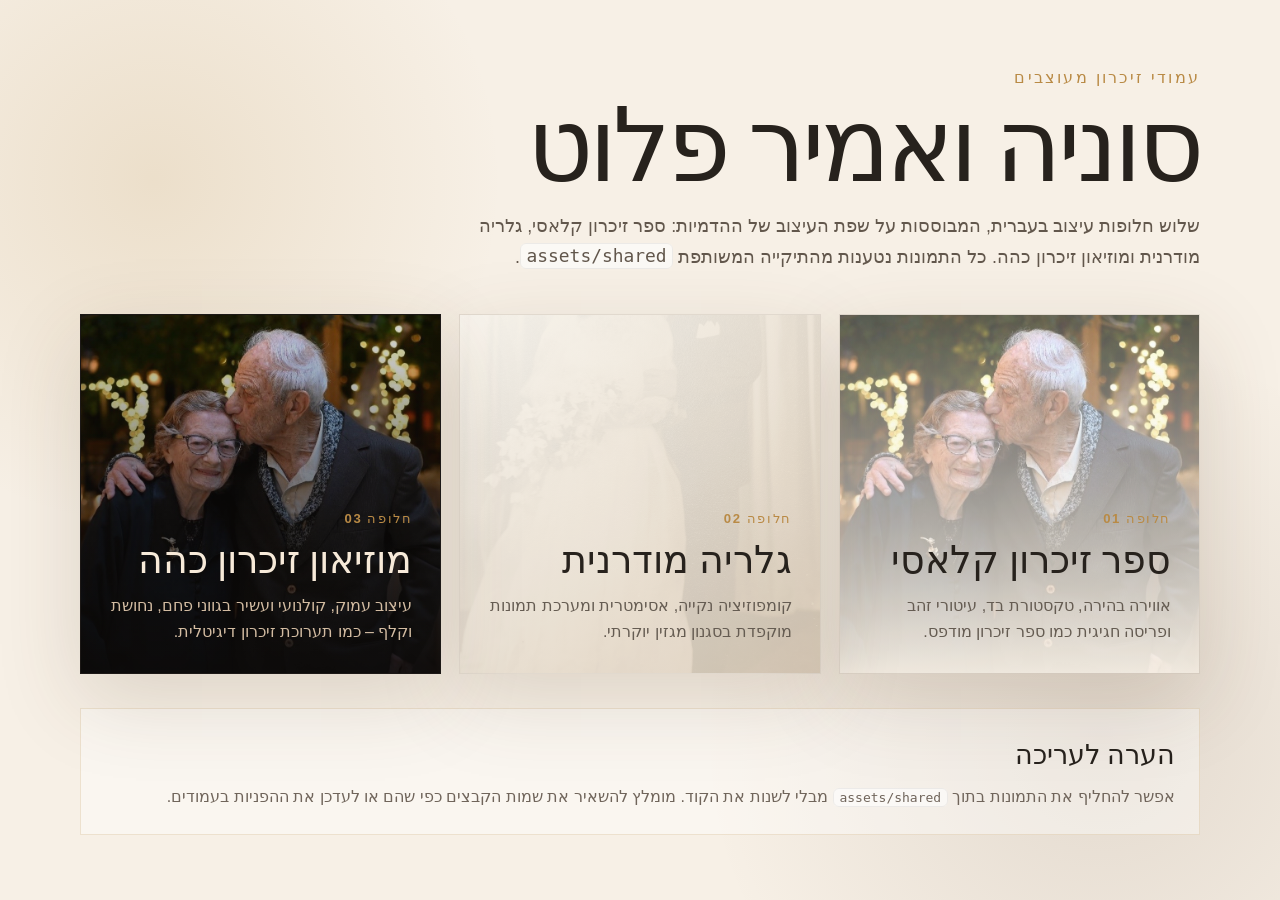
<file: index.html>
<!doctype html>
<html lang="he" dir="rtl">
<head>
  <meta charset="utf-8" />
  <meta name="viewport" content="width=device-width, initial-scale=1" />
  <title>סוניה ואמיר פלוט | עמודי זיכרון</title>
  <meta name="description" content="שלוש חלופות עיצוב בעברית לעמודי זיכרון לסוניה ואמיר פלוט." />
  <link rel="icon" href="data:image/svg+xml,%3Csvg xmlns='http://www.w3.org/2000/svg' viewBox='0 0 64 64'%3E%3Crect width='64' height='64' rx='32' fill='%23f6efe4'/%3E%3Ctext x='32' y='39' text-anchor='middle' font-size='24' fill='%23b98a45'%3E%D7%A1%D7%90%3C/text%3E%3C/svg%3E">
  <link rel="stylesheet" href="assets/css/styles.css" />
</head>
<body class="index-page hebrew">
  <main class="option-index">
    <p class="index-kicker">עמודי זיכרון מעוצבים</p>
    <h1>סוניה ואמיר פלוט</h1>
    <p class="index-intro">שלוש חלופות עיצוב בעברית, המבוססות על שפת העיצוב של ההדמיות: ספר זיכרון קלאסי, גלריה מודרנית ומוזיאון זיכרון כהה. כל התמונות נטענות מהתיקייה המשותפת <code>assets/shared</code>.</p>

    <section class="option-grid" aria-label="בחירת עיצוב">
      <a class="option-card classic-card" href="option-1-classic-book.html">
        <span>חלופה 01</span>
        <h2>ספר זיכרון קלאסי</h2>
        <p>אווירה בהירה, טקסטורת בד, עיטורי זהב ופריסה חגיגית כמו ספר זיכרון מודפס.</p>
      </a>
      <a class="option-card gallery-card" href="option-2-modern-gallery.html">
        <span>חלופה 02</span>
        <h2>גלריה מודרנית</h2>
        <p>קומפוזיציה נקייה, אסימטרית ומערכת תמונות מוקפדת בסגנון מגזין יוקרתי.</p>
      </a>
      <a class="option-card museum-card" href="option-3-dark-museum.html">
        <span>חלופה 03</span>
        <h2>מוזיאון זיכרון כהה</h2>
        <p>עיצוב עמוק, קולנועי ועשיר בגווני פחם, נחושת וקלף – כמו תערוכת זיכרון דיגיטלית.</p>
      </a>
    </section>

    <section class="index-note">
      <h2>הערה לעריכה</h2>
      <p>אפשר להחליף את התמונות בתוך <code>assets/shared</code> מבלי לשנות את הקוד. מומלץ להשאיר את שמות הקבצים כפי שהם או לעדכן את ההפניות בעמודים.</p>
    </section>
  </main>
</body>
</html>
</file>
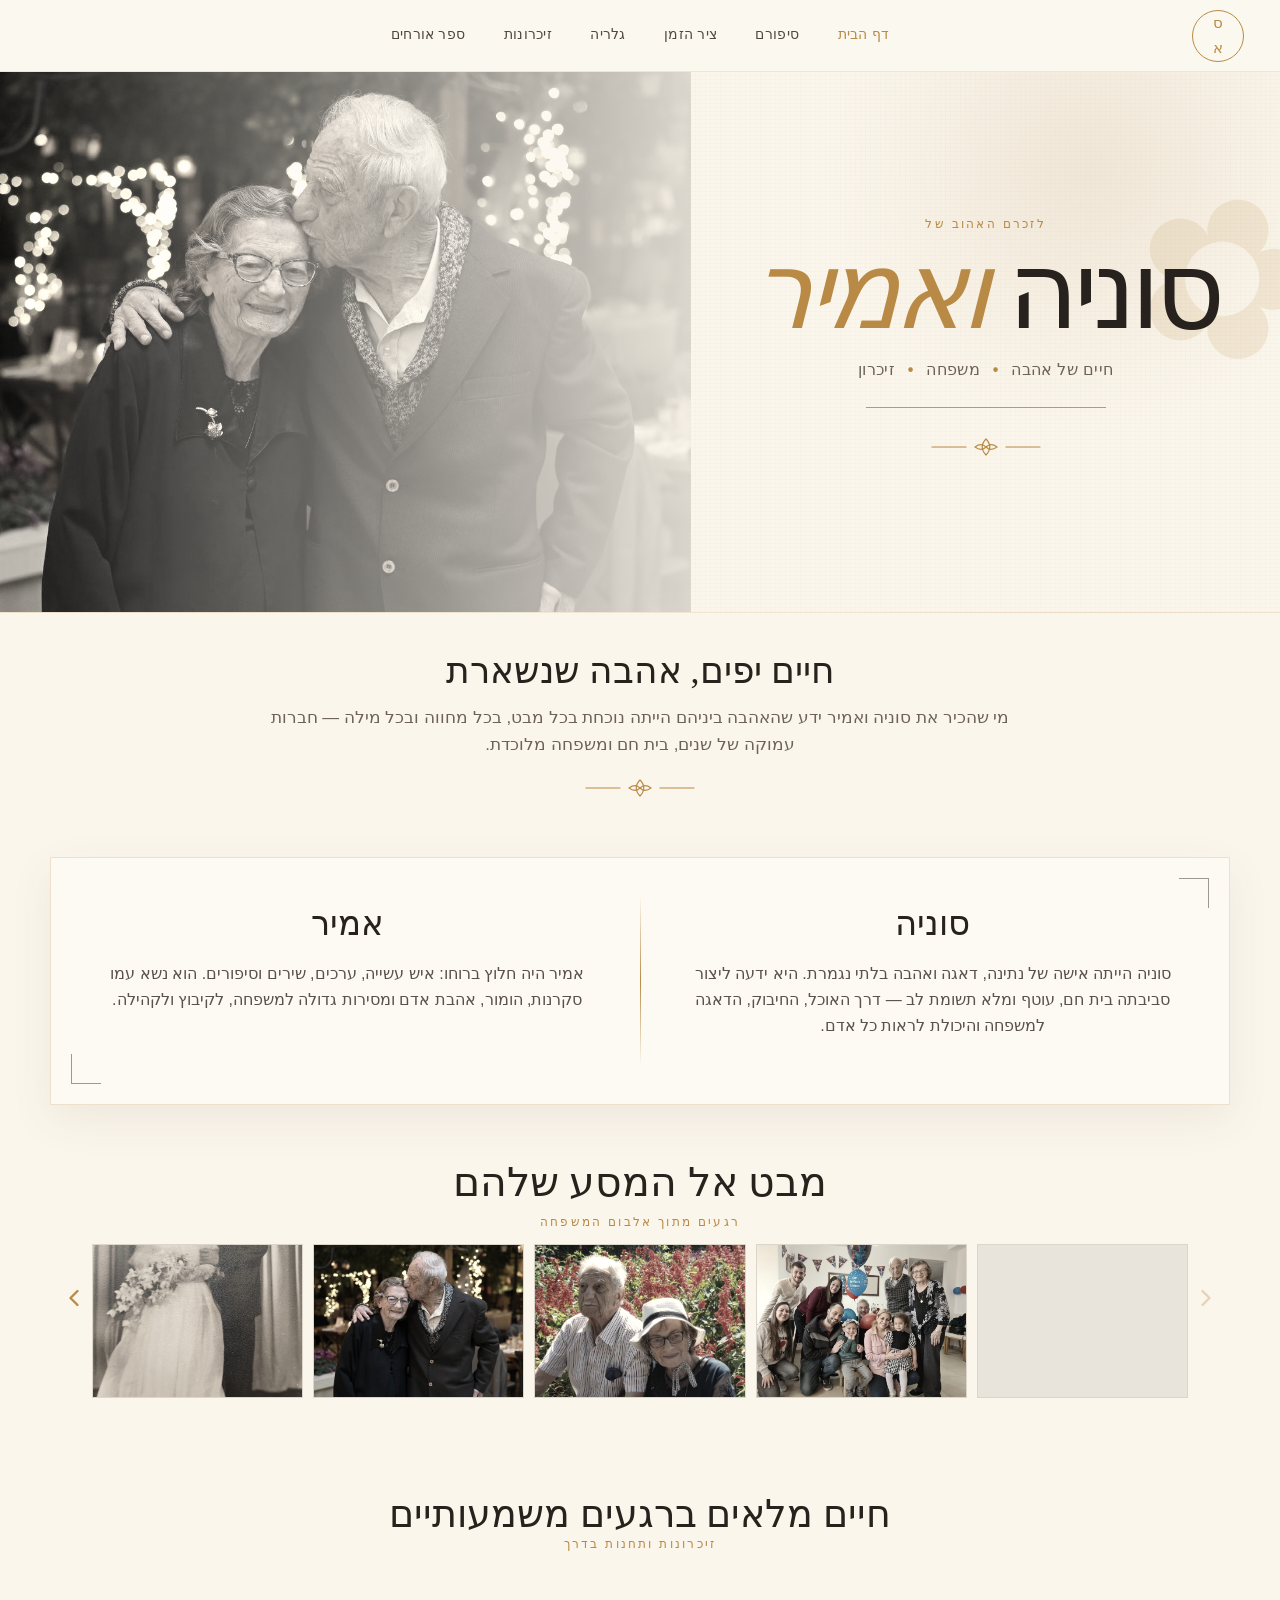
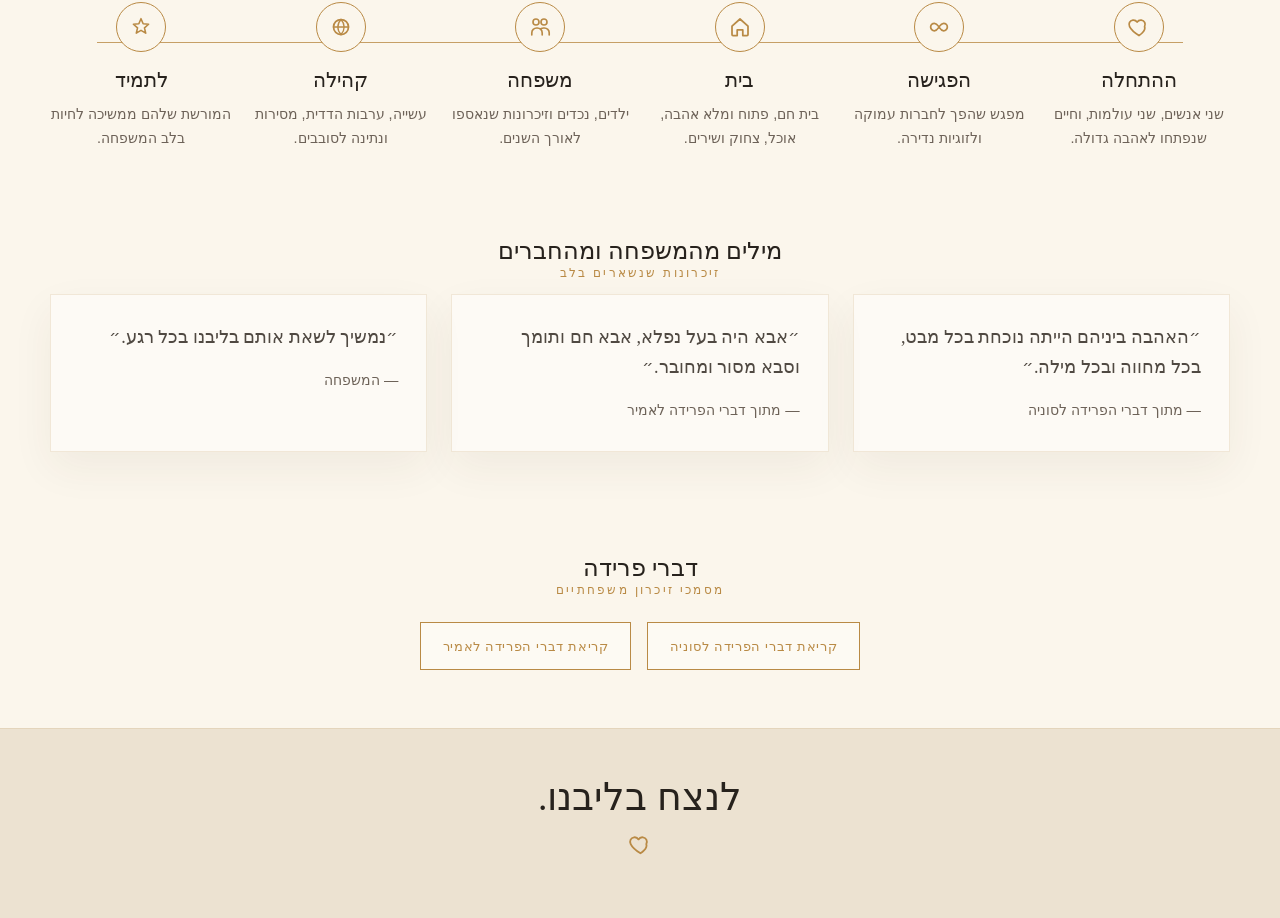
<file: option-1-classic-book.html>
<!doctype html>
<html lang="he" dir="rtl">
<head>
  <meta charset="utf-8" />
  <meta name="viewport" content="width=device-width, initial-scale=1" />
  <title>סוניה ואמיר פלוט | ספר זיכרון קלאסי</title>
  <meta name="description" content="עמוד זיכרון קלאסי, בהיר ואלגנטי לסוניה ואמיר פלוט." />
  <link rel="icon" href="data:image/svg+xml,%3Csvg xmlns='http://www.w3.org/2000/svg' viewBox='0 0 64 64'%3E%3Crect width='64' height='64' rx='32' fill='%23f6efe4'/%3E%3Ctext x='32' y='39' text-anchor='middle' font-size='24' fill='%23b98a45'%3E%D7%A1%D7%90%3C/text%3E%3C/svg%3E">
  <link rel="stylesheet" href="assets/css/styles.css" />
</head>
<body class="memorial-page design-classic">
  <memorial-header variant="classic" active="home"></memorial-header>

  <main id="home">
    <section class="classic-hero linen">
      <div class="classic-hero-image">
        <img src="assets/shared/photo-24.jpg" alt="סוניה ואמיר פלוט יחד" loading="eager" decoding="async" width="1275" height="866">
      </div>
      <div class="classic-hero-copy">
        <p class="eyebrow">לזכרם האהוב של</p>
        <h1>סוניה <em>ואמיר</em></h1>
        <p class="life-dates">חיים של אהבה <span>•</span> משפחה <span>•</span> זיכרון</p>
        <div class="title-rule" aria-hidden="true"></div>
        <div class="gold-flourish" aria-hidden="true"><svg class="flourish-icon" viewBox="0 0 120 24" fill="none" aria-hidden="true"><path d="M6 12h34M80 12h34" stroke="currentColor" stroke-width="1.2" stroke-linecap="round"/><path d="M60 4c5 5 5 11 0 16-5-5-5-11 0-16Z" stroke="currentColor" stroke-width="1.2"/><path d="M49 12c4-3 8-3 11 0-3 3-7 3-11 0Zm22 0c-4-3-8-3-11 0 3 3 7 3 11 0Z" stroke="currentColor" stroke-width="1.1"/></svg></div>
      </div>
    </section>

    <section class="classic-intro section-wrap">
      <h2>חיים יפים, אהבה שנשארת</h2>
      <p>מי שהכיר את סוניה ואמיר ידע שהאהבה ביניהם הייתה נוכחת בכל מבט, בכל מחווה ובכל מילה — חברות עמוקה של שנים, בית חם ומשפחה מלוכדת.</p>
      <div class="gold-flourish" aria-hidden="true"><svg class="flourish-icon" viewBox="0 0 120 24" fill="none" aria-hidden="true"><path d="M6 12h34M80 12h34" stroke="currentColor" stroke-width="1.2" stroke-linecap="round"/><path d="M60 4c5 5 5 11 0 16-5-5-5-11 0-16Z" stroke="currentColor" stroke-width="1.2"/><path d="M49 12c4-3 8-3 11 0-3 3-7 3-11 0Zm22 0c-4-3-8-3-11 0 3 3 7 3 11 0Z" stroke="currentColor" stroke-width="1.1"/></svg></div>
    </section>

    <section id="story" class="classic-duo section-wrap">
      <article>
        <span class="corner corner-a"></span>
        <h3>סוניה</h3>
        <p>סוניה הייתה אישה של נתינה, דאגה ואהבה בלתי נגמרת. היא ידעה ליצור סביבתה בית חם, עוטף ומלא תשומת לב — דרך האוכל, החיבוק, הדאגה למשפחה והיכולת לראות כל אדם.</p>
      </article>
      <div class="classic-divider" aria-hidden="true"></div>
      <article>
        <span class="corner corner-b"></span>
        <h3>אמיר</h3>
        <p>אמיר היה חלוץ ברוחו: איש עשייה, ערכים, שירים וסיפורים. הוא נשא עמו סקרנות, הומור, אהבת אדם ומסירות גדולה למשפחה, לקיבוץ ולקהילה.</p>
      </article>
    </section>

    <section id="gallery" class="classic-gallery section-wrap" data-gallery>
      <div class="section-heading centered">
        <h2>מבט אל המסע שלהם</h2>
        <p class="eyebrow">רגעים מתוך אלבום המשפחה</p>
      </div>
      <button class="gallery-arrow prev" data-gallery-prev aria-label="תמונות קודמות"></button>
      <div class="gallery-window">
        <div class="gallery-track classic-track" data-gallery-track>
          <img src="assets/shared/photo-14.jpg" alt="סוניה ואמיר ביום חתונתם"  loading="lazy" decoding="async" width="1134" height="2016">
          <img src="assets/shared/photo-24.jpg" alt="סוניה ואמיר ברגע משפחתי"  loading="lazy" decoding="async" width="1275" height="866">
          <img src="assets/shared/photo-10.jpg" alt="סוניה ואמיר בטיול"  loading="lazy" decoding="async" width="1600" height="777">
          <img src="assets/shared/photo-11.jpg" alt="מפגש משפחתי"  loading="lazy" decoding="async" width="1600" height="1200">
          <img src="assets/shared/photo-13.jpg" alt="חגיגה משפחתית"  loading="lazy" decoding="async" width="1528" height="1528">
          <img src="assets/shared/photo-15.jpg" alt="תמונה משפחתית ישנה"  loading="lazy" decoding="async" width="2048" height="1152">
          <img src="assets/shared/photo-17.jpg" alt="משפחה וחברים"  loading="lazy" decoding="async" width="1600" height="1200">
          <img src="assets/shared/photo-19.jpg" alt="דיוקן משפחתי מן העבר"  loading="lazy" decoding="async" width="1974" height="1368">
          <img src="assets/shared/photo-20.jpg" alt="תמונה ישנה מאלבום המשפחה"  loading="lazy" decoding="async" width="2200" height="1493">
          <img src="assets/shared/photo-21.jpg" alt="אמיר ברגע של שיחה"  loading="lazy" decoding="async" width="2200" height="1650">
        </div>
      </div>
      <button class="gallery-arrow next" data-gallery-next aria-label="תמונות הבאות"></button>
    </section>

    <section id="timeline" class="classic-timeline section-wrap">
      <div class="section-heading centered">
        <h2>חיים מלאים ברגעים משמעותיים</h2>
        <p class="eyebrow">זיכרונות ותחנות בדרך</p>
      </div>
      <ol class="timeline-row">
        <li><span><svg class="ui-icon" viewBox="0 0 24 24" fill="none" aria-hidden="true"><path d="M12 20.5s-7.2-4.35-9.4-8.85C1.15 8.7 2.75 5.5 5.85 5.1c1.75-.22 3.35.62 4.25 2.02.9-1.4 2.5-2.24 4.25-2.02 3.1.4 4.7 3.6 3.25 6.55C19.2 16.15 12 20.5 12 20.5Z" stroke="currentColor" stroke-width="1.75" stroke-linejoin="round"/></svg></span><strong>ההתחלה</strong><p>שני אנשים, שני עולמות, וחיים שנפתחו לאהבה גדולה.</p></li>
        <li><span><svg class="ui-icon" viewBox="0 0 24 24" fill="none" aria-hidden="true"><path d="M7.4 8.25c2.45 0 3.45 2.05 4.6 3.75 1.15-1.7 2.15-3.75 4.6-3.75a3.75 3.75 0 0 1 0 7.5c-2.45 0-3.45-2.05-4.6-3.75-1.15 1.7-2.15 3.75-4.6 3.75a3.75 3.75 0 0 1 0-7.5Z" stroke="currentColor" stroke-width="1.75" stroke-linecap="round" stroke-linejoin="round"/></svg></span><strong>הפגישה</strong><p>מפגש שהפך לחברות עמוקה ולזוגיות נדירה.</p></li>
        <li><span><svg class="ui-icon" viewBox="0 0 24 24" fill="none" aria-hidden="true"><path d="M4 11.2 12 4l8 7.2v8.3a1 1 0 0 1-1 1h-4.2v-5.6H9.2v5.6H5a1 1 0 0 1-1-1v-8.3Z" stroke="currentColor" stroke-width="1.75" stroke-linecap="round" stroke-linejoin="round"/></svg></span><strong>בית</strong><p>בית חם, פתוח ומלא אהבה, אוכל, צחוק ושירים.</p></li>
        <li><span><svg class="ui-icon" viewBox="0 0 24 24" fill="none" aria-hidden="true"><path d="M8 10a3 3 0 1 0 0-6 3 3 0 0 0 0 6Zm8 0a3 3 0 1 0 0-6 3 3 0 0 0 0 6ZM3.8 20v-2.1A4.9 4.9 0 0 1 8.7 13h.6a4.9 4.9 0 0 1 4.9 4.9V20M13.3 13.55A4.8 4.8 0 0 1 16 13h.4a4.8 4.8 0 0 1 4.8 4.8V20" stroke="currentColor" stroke-width="1.65" stroke-linecap="round" stroke-linejoin="round"/></svg></span><strong>משפחה</strong><p>ילדים, נכדים וזיכרונות שנאספו לאורך השנים.</p></li>
        <li><span><svg class="ui-icon" viewBox="0 0 24 24" fill="none" aria-hidden="true"><circle cx="12" cy="12" r="7.5" stroke="currentColor" stroke-width="1.75"/><path d="M4.5 12h15M12 4.5c2.1 2.25 3.15 4.75 3.15 7.5S14.1 17.25 12 19.5C9.9 17.25 8.85 14.75 8.85 12S9.9 6.75 12 4.5Z" stroke="currentColor" stroke-width="1.35" stroke-linecap="round"/></svg></span><strong>קהילה</strong><p>עשייה, ערבות הדדית, מסירות ונתינה לסובבים.</p></li>
        <li><span><svg class="ui-icon" viewBox="0 0 24 24" fill="none" aria-hidden="true"><path d="m12 3.7 2.15 5.05 5.45.48-4.13 3.6 1.23 5.34L12 15.42l-4.7 2.75 1.23-5.34-4.13-3.6 5.45-.48L12 3.7Z" stroke="currentColor" stroke-width="1.6" stroke-linejoin="round"/></svg></span><strong>לתמיד</strong><p>המורשת שלהם ממשיכה לחיות בלב המשפחה.</p></li>
      </ol>
    </section>

    <section id="tributes" class="classic-tributes section-wrap">
      <div class="section-heading centered">
        <h2>מילים מהמשפחה ומהחברים</h2>
        <p class="eyebrow">זיכרונות שנשארים בלב</p>
      </div>
      <div class="quote-grid">
        <blockquote>״האהבה ביניהם הייתה נוכחת בכל מבט, בכל מחווה ובכל מילה.״<cite>— מתוך דברי הפרידה לסוניה</cite></blockquote>
        <blockquote>״אבא היה בעל נפלא, אבא חם ותומך וסבא מסור ומחובר.״<cite>— מתוך דברי הפרידה לאמיר</cite></blockquote>
        <blockquote>״נמשיך לשאת אותם בליבנו בכל רגע.״<cite>— המשפחה</cite></blockquote>
      </div>
    </section>

    <section id="guestbook" class="memorial-documents section-wrap">
      <div class="section-heading centered">
        <h2>דברי פרידה</h2>
        <p class="eyebrow">מסמכי זיכרון משפחתיים</p>
      </div>
      <div class="document-links">
        <a href="assets/docs/farewell-sonia.pdf" target="_blank" rel="noopener">קריאת דברי הפרידה לסוניה</a>
        <a href="assets/docs/farewell-amir.pdf" target="_blank" rel="noopener">קריאת דברי הפרידה לאמיר</a>
      </div>
    </section>
  </main>

  <footer class="classic-footer">
    <p>לנצח בליבנו.</p>
    <span><svg class="ui-icon" viewBox="0 0 24 24" fill="none" aria-hidden="true"><path d="M12 20.5s-7.2-4.35-9.4-8.85C1.15 8.7 2.75 5.5 5.85 5.1c1.75-.22 3.35.62 4.25 2.02.9-1.4 2.5-2.24 4.25-2.02 3.1.4 4.7 3.6 3.25 6.55C19.2 16.15 12 20.5 12 20.5Z" stroke="currentColor" stroke-width="1.75" stroke-linejoin="round"/></svg></span>
  </footer>
  <script src="assets/js/main.js"></script>
</body>
</html>
</file>
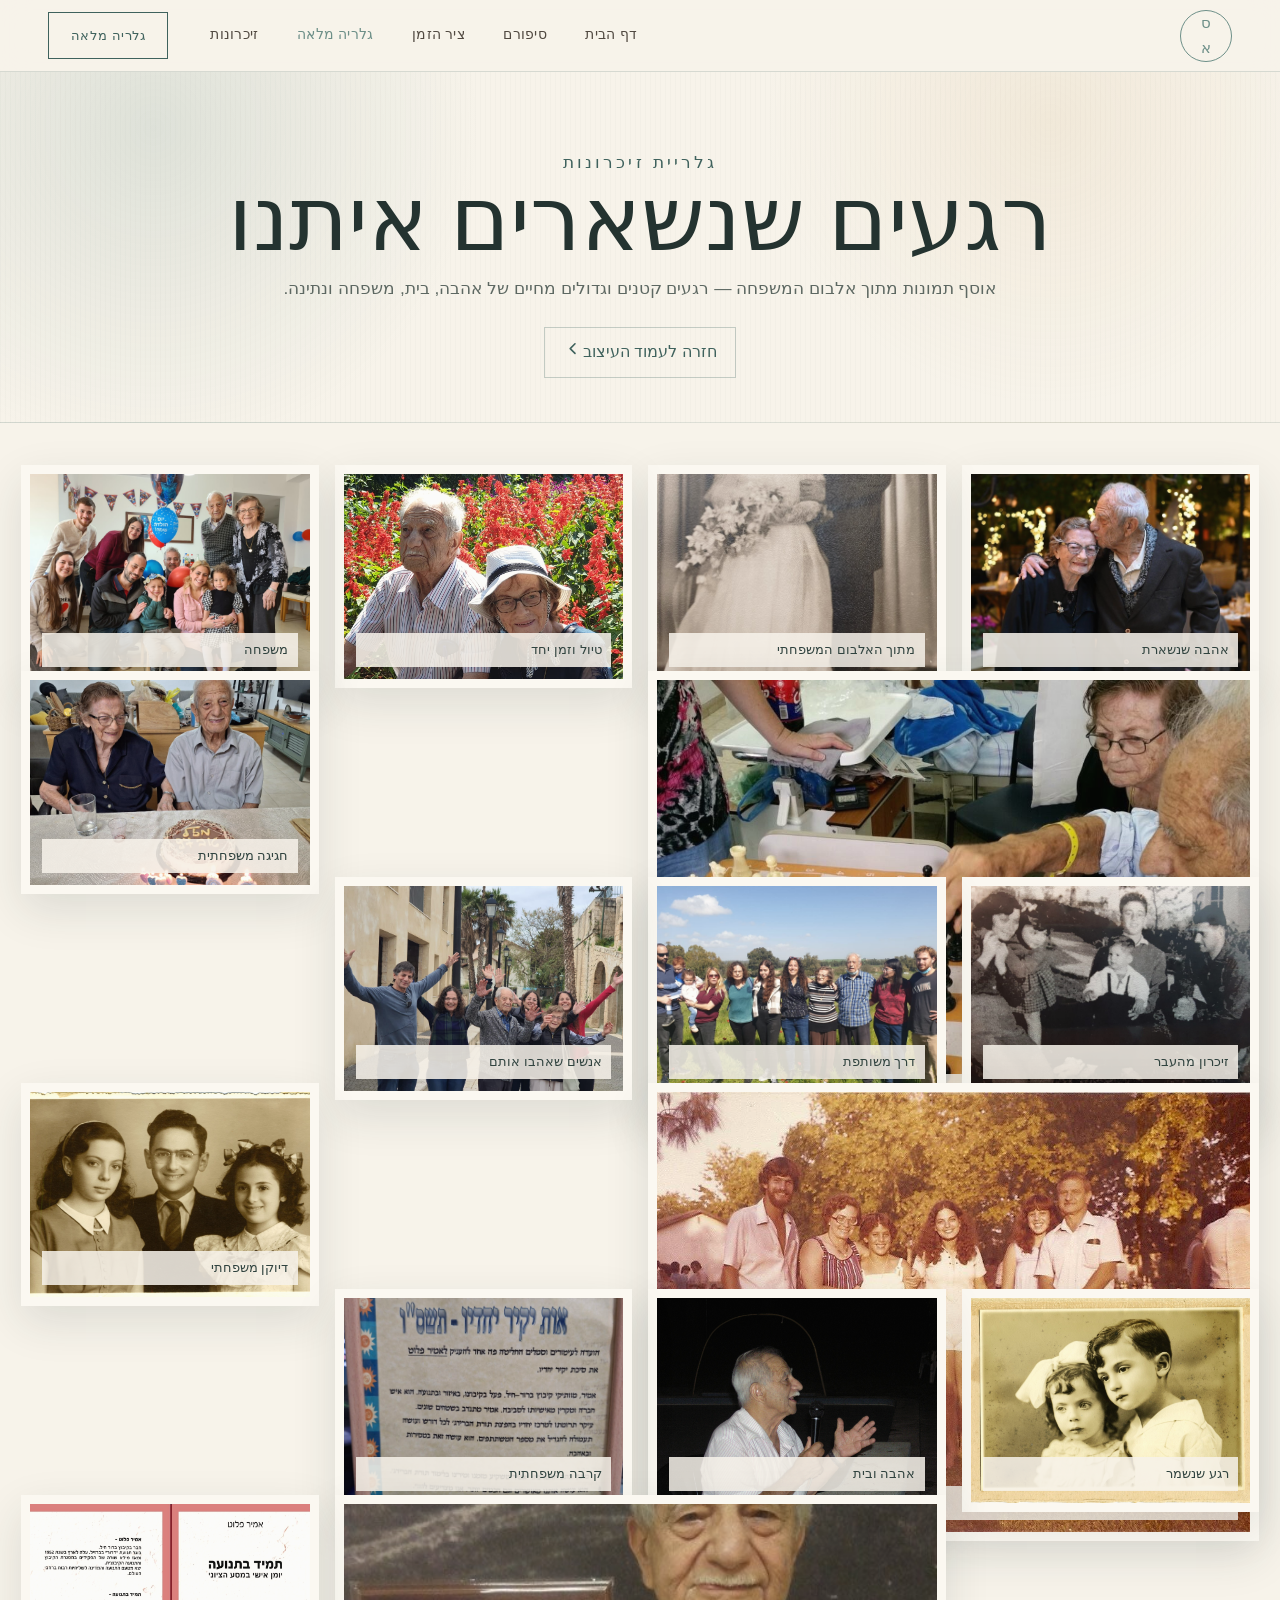
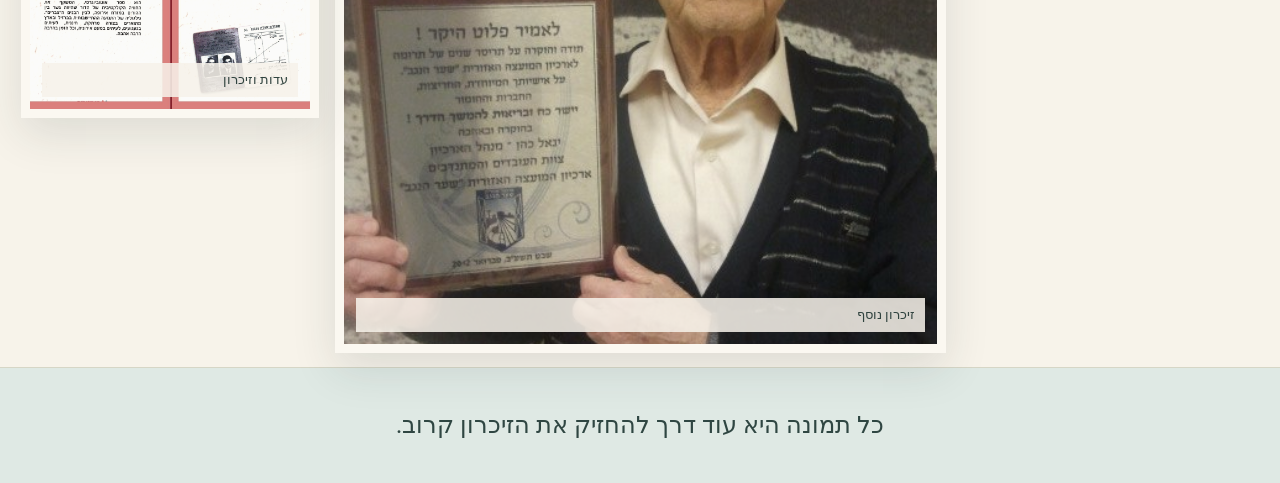
<file: option-2-gallery.html>
<!doctype html>
<html lang="he" dir="rtl">
<head>
  <meta charset="utf-8" />
  <meta name="viewport" content="width=device-width, initial-scale=1" />
  <title>סוניה ואמיר פלוט | גלריית זיכרונות</title>
  <meta name="description" content="גלריית תמונות מלאה לזכרם של סוניה ואמיר פלוט." />
  <link rel="icon" href="data:image/svg+xml,%3Csvg xmlns='http://www.w3.org/2000/svg' viewBox='0 0 64 64'%3E%3Crect width='64' height='64' rx='32' fill='%23f6efe4'/%3E%3Ctext x='32' y='39' text-anchor='middle' font-size='24' fill='%23b98a45'%3E%D7%A1%D7%90%3C/text%3E%3C/svg%3E">
  <link rel="stylesheet" href="assets/css/styles.css" />
</head>
<body class="memorial-page design-gallery gallery-page-shell">
  <memorial-header variant="gallery" active="gallery-full"></memorial-header>

  <main>
    <section class="gallery-page-hero paper-grain">
      <div class="section-wrap">
        <p class="eyebrow">גלריית זיכרונות</p>
        <h1>רגעים שנשארים איתנו</h1>
        <p>אוסף תמונות מתוך אלבום המשפחה — רגעים קטנים וגדולים מחיים של אהבה, בית, משפחה ונתינה.</p>
        <a class="gallery-page-back" href="option-2-modern-gallery.html">חזרה לעמוד העיצוב <svg class="link-icon" viewBox="0 0 24 24" fill="none" aria-hidden="true"><path d="M15 18L9 12L15 6" stroke="currentColor" stroke-width="2" stroke-linecap="round" stroke-linejoin="round"/></svg></a>
      </div>
    </section>

    <section class="full-gallery-grid" aria-label="גלריית תמונות מלאה">
      <figure><img src="assets/shared/photo-24.jpg" alt="סוניה ואמיר יחד" loading="eager" decoding="async" width="1275" height="866"><figcaption>אהבה שנשארת</figcaption></figure>
      <figure><img src="assets/shared/photo-14.jpg" alt="תמונה ישנה מתוך האלבום" loading="lazy" decoding="async" width="1134" height="2016"><figcaption>מתוך האלבום המשפחתי</figcaption></figure>
      <figure><img src="assets/shared/photo-10.jpg" alt="סוניה ואמיר בטיול" loading="lazy" decoding="async" width="1600" height="777"><figcaption>טיול וזמן יחד</figcaption></figure>
      <figure><img src="assets/shared/photo-11.jpg" alt="מפגש משפחתי" loading="lazy" decoding="async" width="1600" height="1200"><figcaption>משפחה</figcaption></figure>
      <figure><img src="assets/shared/photo-12.jpg" alt="רגע ביתי" loading="lazy" decoding="async" width="1280" height="720"><figcaption>רגע ביתי</figcaption></figure>
      <figure><img src="assets/shared/photo-13.jpg" alt="חגיגה משפחתית" loading="lazy" decoding="async" width="1528" height="1528"><figcaption>חגיגה משפחתית</figcaption></figure>
      <figure><img src="assets/shared/photo-15.jpg" alt="זיכרון מהעבר" loading="lazy" decoding="async" width="2048" height="1152"><figcaption>זיכרון מהעבר</figcaption></figure>
      <figure><img src="assets/shared/photo-16.jpg" alt="טיול משפחתי" loading="lazy" decoding="async" width="1600" height="900"><figcaption>דרך משותפת</figcaption></figure>
      <figure><img src="assets/shared/photo-17.jpg" alt="משפחה וחברים" loading="lazy" decoding="async" width="1600" height="1200"><figcaption>אנשים שאהבו אותם</figcaption></figure>
      <figure><img src="assets/shared/photo-18.jpg" alt="תמונה מתוך האלבום" loading="lazy" decoding="async" width="962" height="698"><figcaption>מתוך האלבום</figcaption></figure>
      <figure><img src="assets/shared/photo-19.jpg" alt="דיוקן משפחתי" loading="lazy" decoding="async" width="1974" height="1368"><figcaption>דיוקן משפחתי</figcaption></figure>
      <figure><img src="assets/shared/photo-20.jpg" alt="רגע משפחתי" loading="lazy" decoding="async" width="2200" height="1493"><figcaption>רגע שנשמר</figcaption></figure>
      <figure><img src="assets/shared/photo-21.jpg" alt="אמיר וסוניה" loading="lazy" decoding="async" width="2200" height="1650"><figcaption>אהבה ובית</figcaption></figure>
      <figure><img src="assets/shared/photo-22.jpg" alt="תמונה משפחתית" loading="lazy" decoding="async" width="1200" height="1600"><figcaption>קרבה משפחתית</figcaption></figure>
      <figure><img src="assets/shared/photo-23.jpg" alt="זיכרון נוסף" loading="lazy" decoding="async" width="480" height="640"><figcaption>זיכרון נוסף</figcaption></figure>
      <figure><img src="assets/shared/photo-25.jpg" alt="אחד המסמכים המצולמים" loading="lazy" decoding="async" width="1040" height="720"><figcaption>עדות וזיכרון</figcaption></figure>
    </section>
  </main>

  <footer class="gallery-footer">כל תמונה היא עוד דרך להחזיק את הזיכרון קרוב.</footer>
  <script src="assets/js/main.js"></script>
</body>
</html>
</file>
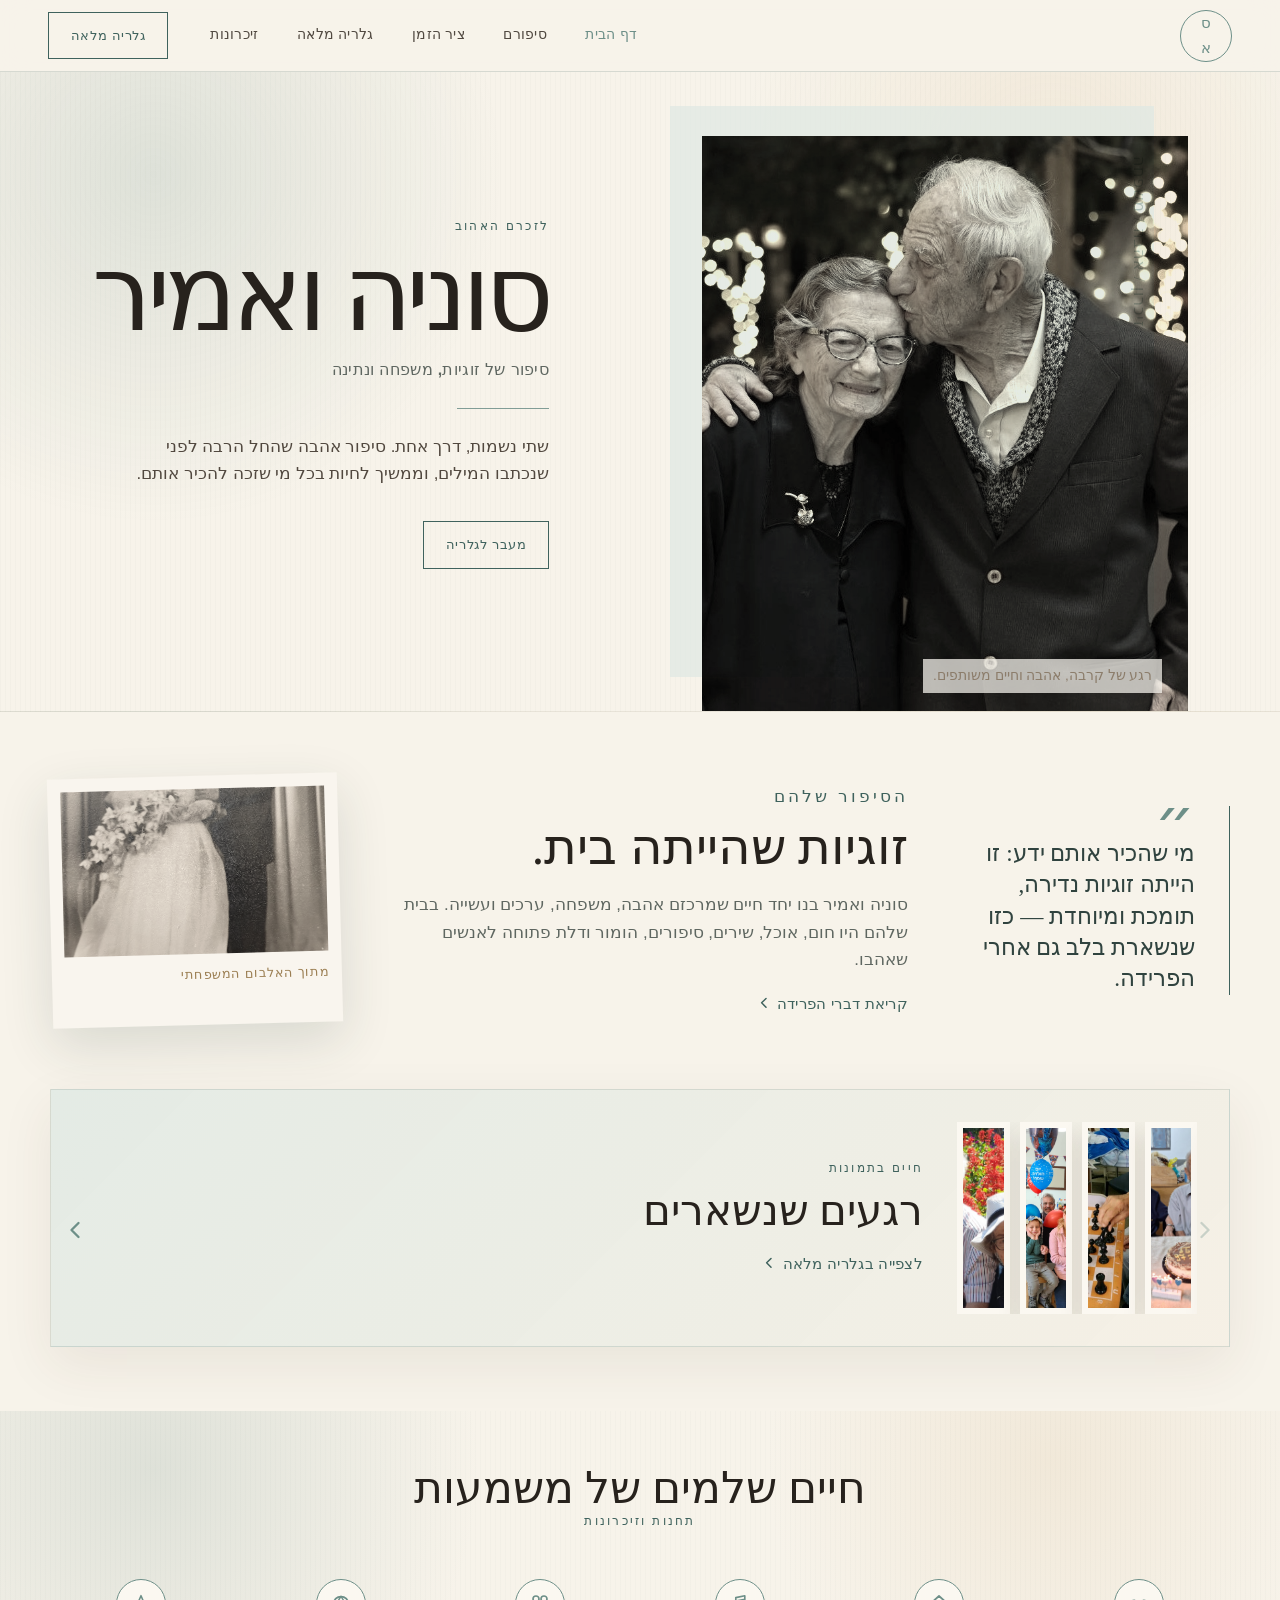
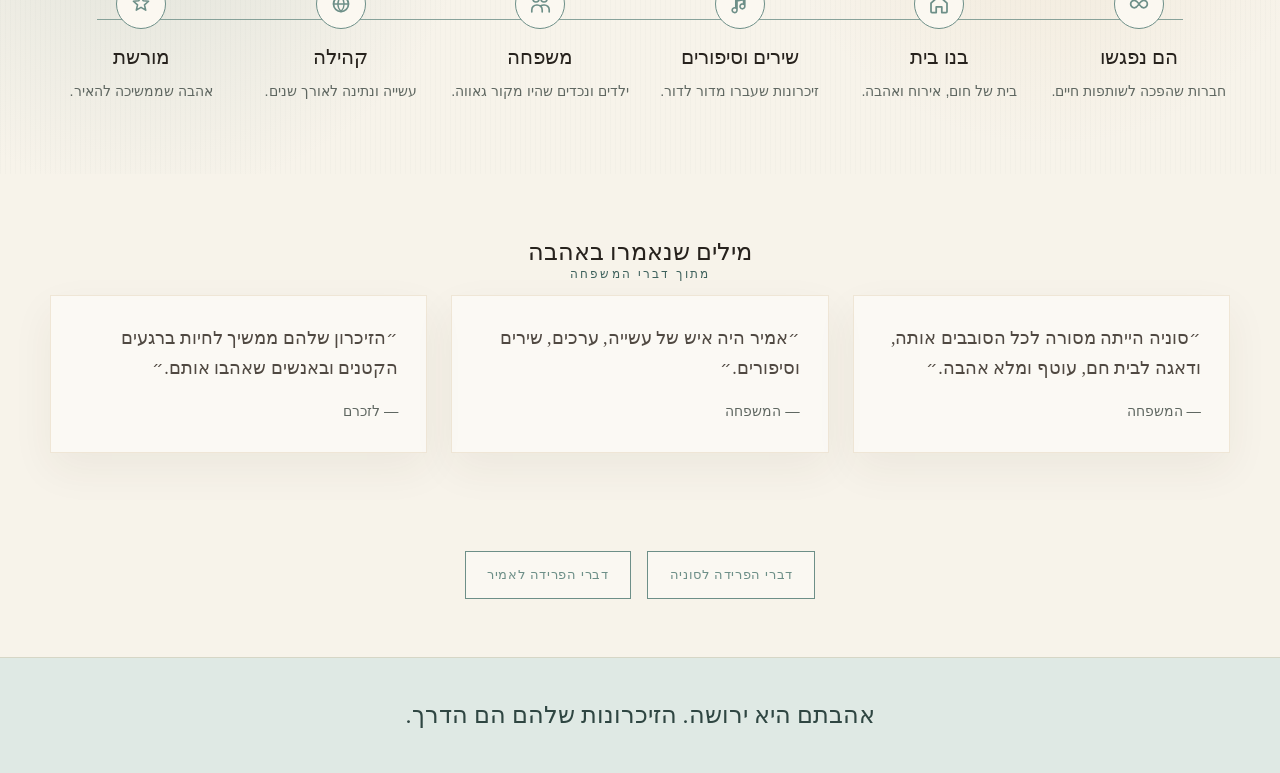
<file: option-2-modern-gallery.html>
<!doctype html>
<html lang="he" dir="rtl">
<head>
  <meta charset="utf-8" />
  <meta name="viewport" content="width=device-width, initial-scale=1" />
  <title>סוניה ואמיר פלוט | גלריה מודרנית</title>
  <meta name="description" content="עמוד זיכרון מודרני ואלגנטי לסוניה ואמיר פלוט." />
  <link rel="icon" href="data:image/svg+xml,%3Csvg xmlns='http://www.w3.org/2000/svg' viewBox='0 0 64 64'%3E%3Crect width='64' height='64' rx='32' fill='%23f6efe4'/%3E%3Ctext x='32' y='39' text-anchor='middle' font-size='24' fill='%23b98a45'%3E%D7%A1%D7%90%3C/text%3E%3C/svg%3E">
  <link rel="stylesheet" href="assets/css/styles.css" />
</head>
<body class="memorial-page design-gallery">
  <memorial-header variant="gallery" active="home"></memorial-header>

  <main id="home">
    <section class="gallery-hero paper-grain">
      <div class="gallery-hero-copy">
        <p class="eyebrow">לזכרם האהוב</p>
        <h1>סוניה ואמיר</h1>
        <p class="life-dates">סיפור של זוגיות, משפחה ונתינה</p>
        <div class="thin-rule"></div>
        <p>שתי נשמות, דרך אחת. סיפור אהבה שהחל הרבה לפני שנכתבו המילים, וממשיך לחיות בכל מי שזכה להכיר אותם.</p>
        <a class="outline-button" href="option-2-gallery.html">מעבר לגלריה</a>
      </div>
      <figure class="gallery-hero-photo">
        <img src="assets/shared/photo-24.jpg" alt="סוניה ואמיר פלוט יחד" loading="eager" decoding="async" width="1275" height="866">
        <figcaption>רגע של קרבה, אהבה וחיים משותפים.</figcaption>
      </figure>
    </section>

    <section id="story" class="gallery-story section-wrap">
      <figure class="polaroid-card">
        <img src="assets/shared/photo-14.jpg" alt="תמונה ישנה של סוניה ואמיר"  loading="lazy" decoding="async" width="1134" height="2016">
        <figcaption>מתוך האלבום המשפחתי</figcaption>
      </figure>
      <article>
        <p class="eyebrow">הסיפור שלהם</p>
        <h2>זוגיות שהייתה בית.</h2>
        <p>סוניה ואמיר בנו יחד חיים שמרכזם אהבה, משפחה, ערכים ועשייה. בבית שלהם היו חום, אוכל, שירים, סיפורים, הומור ודלת פתוחה לאנשים שאהבו.</p>
        <a class="text-link" href="#guestbook">קריאת דברי הפרידה <svg class="link-icon" viewBox="0 0 24 24" fill="none" aria-hidden="true"><path d="M15 18L9 12L15 6" stroke="currentColor" stroke-width="2" stroke-linecap="round" stroke-linejoin="round"/></svg></a>
      </article>
      <blockquote>
        <span>״</span>
        מי שהכיר אותם ידע: זו הייתה זוגיות נדירה, תומכת ומיוחדת — כזו שנשארת בלב גם אחרי הפרידה.
      </blockquote>
    </section>

    <section id="gallery" class="gallery-band section-wrap" data-gallery>
      <div class="gallery-band-title">
        <p class="eyebrow">חיים בתמונות</p>
        <h2>רגעים שנשארים</h2>
        <a class="text-link" href="option-2-gallery.html">לצפייה בגלריה מלאה <svg class="link-icon" viewBox="0 0 24 24" fill="none" aria-hidden="true"><path d="M15 18L9 12L15 6" stroke="currentColor" stroke-width="2" stroke-linecap="round" stroke-linejoin="round"/></svg></a>
      </div>
      <button class="gallery-arrow prev" data-gallery-prev aria-label="תמונות קודמות"></button>
      <div class="gallery-window">
        <div class="gallery-track magazine-track" data-gallery-track>
          <img src="assets/shared/photo-10.jpg" alt="סוניה ואמיר בטיול בין פרחים"  loading="lazy" decoding="async" width="1600" height="777">
          <img src="assets/shared/photo-11.jpg" alt="מפגש משפחתי"  loading="lazy" decoding="async" width="1600" height="1200">
          <img src="assets/shared/photo-12.jpg" alt="משחק שחמט"  loading="lazy" decoding="async" width="1280" height="720">
          <img src="assets/shared/photo-13.jpg" alt="יום הולדת משפחתי"  loading="lazy" decoding="async" width="1528" height="1528">
          <img src="assets/shared/photo-16.jpg" alt="טיול משפחתי"  loading="lazy" decoding="async" width="1600" height="900">
          <img src="assets/shared/photo-17.jpg" alt="משפחה יחד"  loading="lazy" decoding="async" width="1600" height="1200">
          <img src="assets/shared/photo-18.jpg" alt="תמונה ישנה מהאלבום"  loading="lazy" decoding="async" width="962" height="698">
        </div>
      </div>
      <button class="gallery-arrow next" data-gallery-next aria-label="תמונות הבאות"></button>
    </section>

    <section id="timeline" class="gallery-timeline paper-grain">
      <div class="section-wrap">
        <div class="section-heading centered">
          <h2>חיים שלמים של משמעות</h2>
          <p class="eyebrow">תחנות וזיכרונות</p>
        </div>
        <ol class="timeline-row gallery-row">
          <li><span><svg class="ui-icon" viewBox="0 0 24 24" fill="none" aria-hidden="true"><path d="M7.4 8.25c2.45 0 3.45 2.05 4.6 3.75 1.15-1.7 2.15-3.75 4.6-3.75a3.75 3.75 0 0 1 0 7.5c-2.45 0-3.45-2.05-4.6-3.75-1.15 1.7-2.15 3.75-4.6 3.75a3.75 3.75 0 0 1 0-7.5Z" stroke="currentColor" stroke-width="1.75" stroke-linecap="round" stroke-linejoin="round"/></svg></span><strong>הם נפגשו</strong><p>חברות שהפכה לשותפות חיים.</p></li>
          <li><span><svg class="ui-icon" viewBox="0 0 24 24" fill="none" aria-hidden="true"><path d="M4 11.2 12 4l8 7.2v8.3a1 1 0 0 1-1 1h-4.2v-5.6H9.2v5.6H5a1 1 0 0 1-1-1v-8.3Z" stroke="currentColor" stroke-width="1.75" stroke-linecap="round" stroke-linejoin="round"/></svg></span><strong>בנו בית</strong><p>בית של חום, אירוח ואהבה.</p></li>
          <li><span><svg class="ui-icon" viewBox="0 0 24 24" fill="none" aria-hidden="true"><path d="M9 18.2a2.4 2.4 0 1 1-1.2-2.08V5.6l9-1.8v10.6a2.4 2.4 0 1 1-1.2-2.08V7.6L9 8.92v9.28Z" stroke="currentColor" stroke-width="1.65" stroke-linecap="round" stroke-linejoin="round"/></svg></span><strong>שירים וסיפורים</strong><p>זיכרונות שעברו מדור לדור.</p></li>
          <li><span><svg class="ui-icon" viewBox="0 0 24 24" fill="none" aria-hidden="true"><path d="M8 10a3 3 0 1 0 0-6 3 3 0 0 0 0 6Zm8 0a3 3 0 1 0 0-6 3 3 0 0 0 0 6ZM3.8 20v-2.1A4.9 4.9 0 0 1 8.7 13h.6a4.9 4.9 0 0 1 4.9 4.9V20M13.3 13.55A4.8 4.8 0 0 1 16 13h.4a4.8 4.8 0 0 1 4.8 4.8V20" stroke="currentColor" stroke-width="1.65" stroke-linecap="round" stroke-linejoin="round"/></svg></span><strong>משפחה</strong><p>ילדים ונכדים שהיו מקור גאווה.</p></li>
          <li><span><svg class="ui-icon" viewBox="0 0 24 24" fill="none" aria-hidden="true"><circle cx="12" cy="12" r="7.5" stroke="currentColor" stroke-width="1.75"/><path d="M4.5 12h15M12 4.5c2.1 2.25 3.15 4.75 3.15 7.5S14.1 17.25 12 19.5C9.9 17.25 8.85 14.75 8.85 12S9.9 6.75 12 4.5Z" stroke="currentColor" stroke-width="1.35" stroke-linecap="round"/></svg></span><strong>קהילה</strong><p>עשייה ונתינה לאורך שנים.</p></li>
          <li><span><svg class="ui-icon" viewBox="0 0 24 24" fill="none" aria-hidden="true"><path d="m12 3.7 2.15 5.05 5.45.48-4.13 3.6 1.23 5.34L12 15.42l-4.7 2.75 1.23-5.34-4.13-3.6 5.45-.48L12 3.7Z" stroke="currentColor" stroke-width="1.6" stroke-linejoin="round"/></svg></span><strong>מורשת</strong><p>אהבה שממשיכה להאיר.</p></li>
        </ol>
      </div>
    </section>

    <section id="tributes" class="modern-tributes section-wrap">
      <div class="section-heading centered">
        <h2>מילים שנאמרו באהבה</h2>
        <p class="eyebrow">מתוך דברי המשפחה</p>
      </div>
      <div class="quote-grid">
        <blockquote>״סוניה הייתה מסורה לכל הסובבים אותה, ודאגה לבית חם, עוטף ומלא אהבה.״<cite>— המשפחה</cite></blockquote>
        <blockquote>״אמיר היה איש של עשייה, ערכים, שירים וסיפורים.״<cite>— המשפחה</cite></blockquote>
        <blockquote>״הזיכרון שלהם ממשיך לחיות ברגעים הקטנים ובאנשים שאהבו אותם.״<cite>— לזכרם</cite></blockquote>
      </div>
    </section>

    <section id="guestbook" class="memorial-documents section-wrap">
      <div class="document-links">
        <a href="assets/docs/farewell-sonia.pdf" target="_blank" rel="noopener">דברי הפרידה לסוניה</a>
        <a href="assets/docs/farewell-amir.pdf" target="_blank" rel="noopener">דברי הפרידה לאמיר</a>
      </div>
    </section>
  </main>

  <footer class="gallery-footer">אהבתם היא ירושה. הזיכרונות שלהם הם הדרך.</footer>
  <script src="assets/js/main.js"></script>
</body>
</html>
</file>
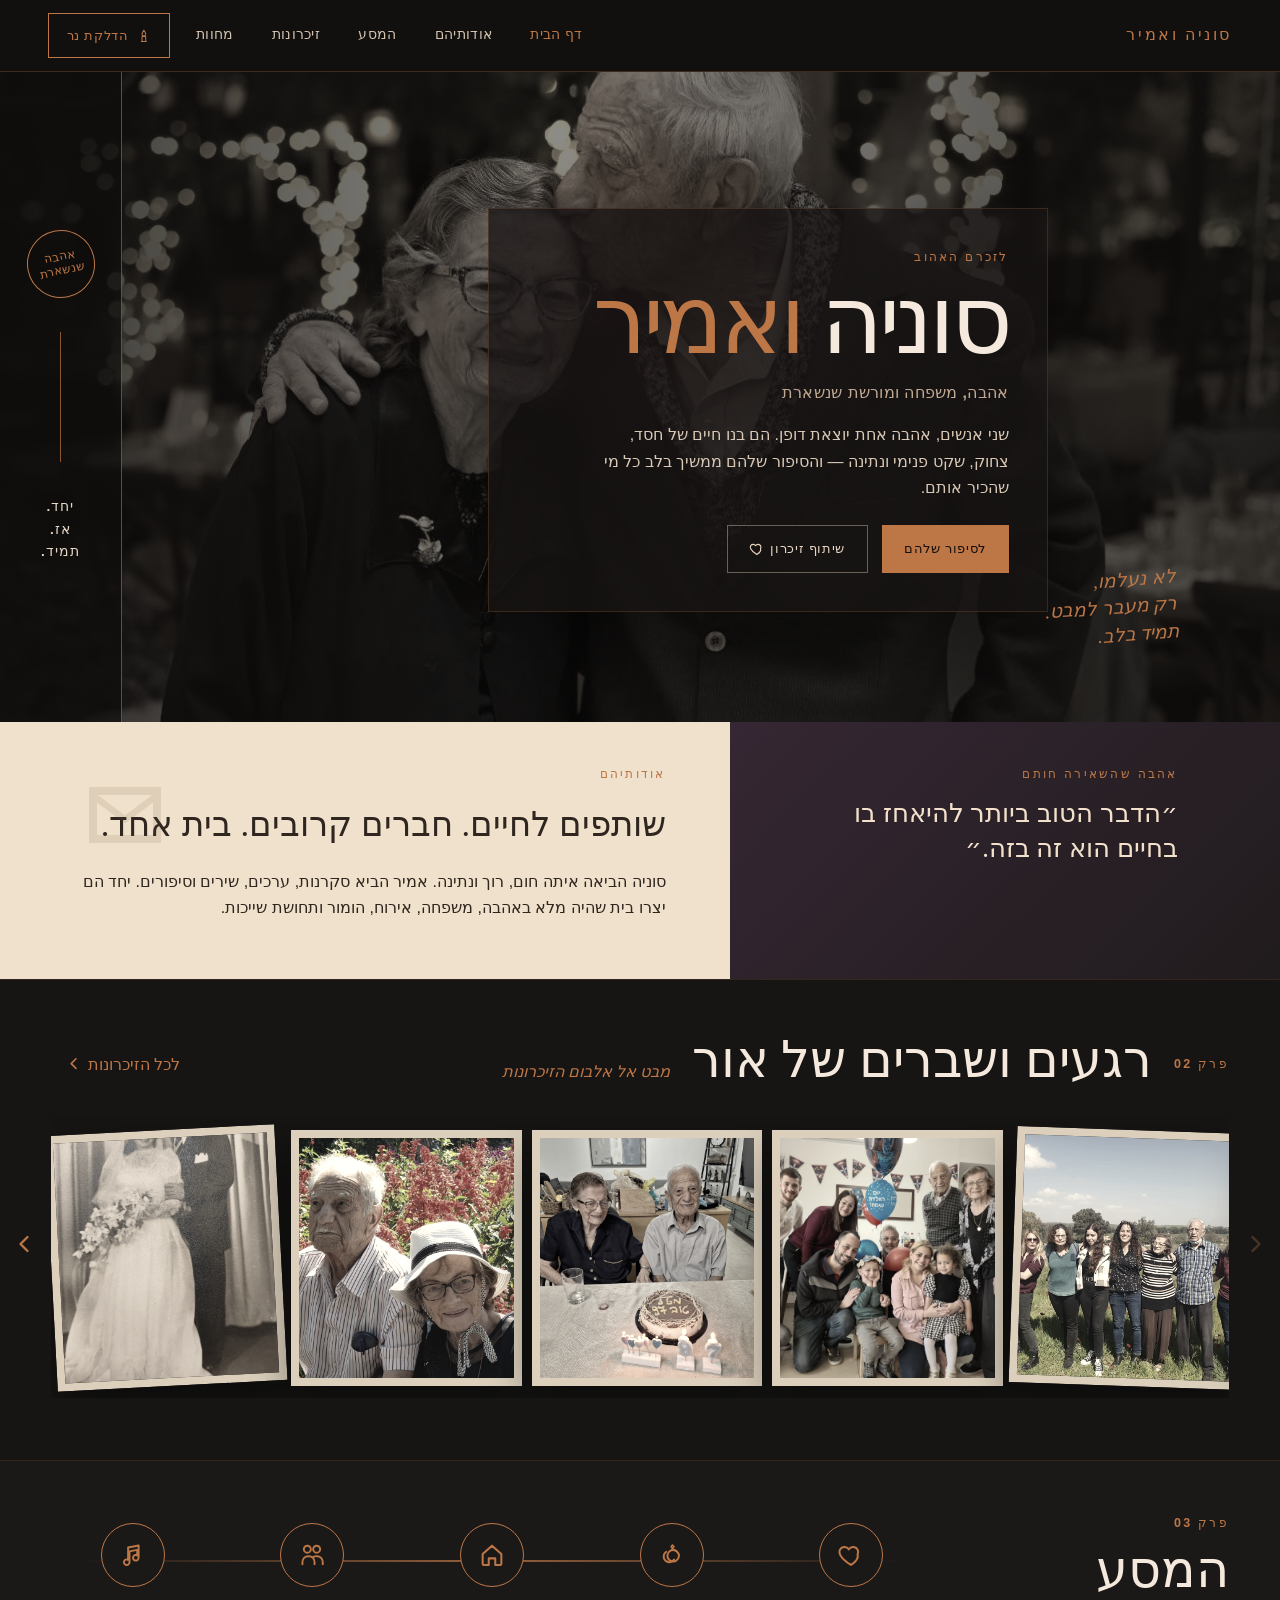
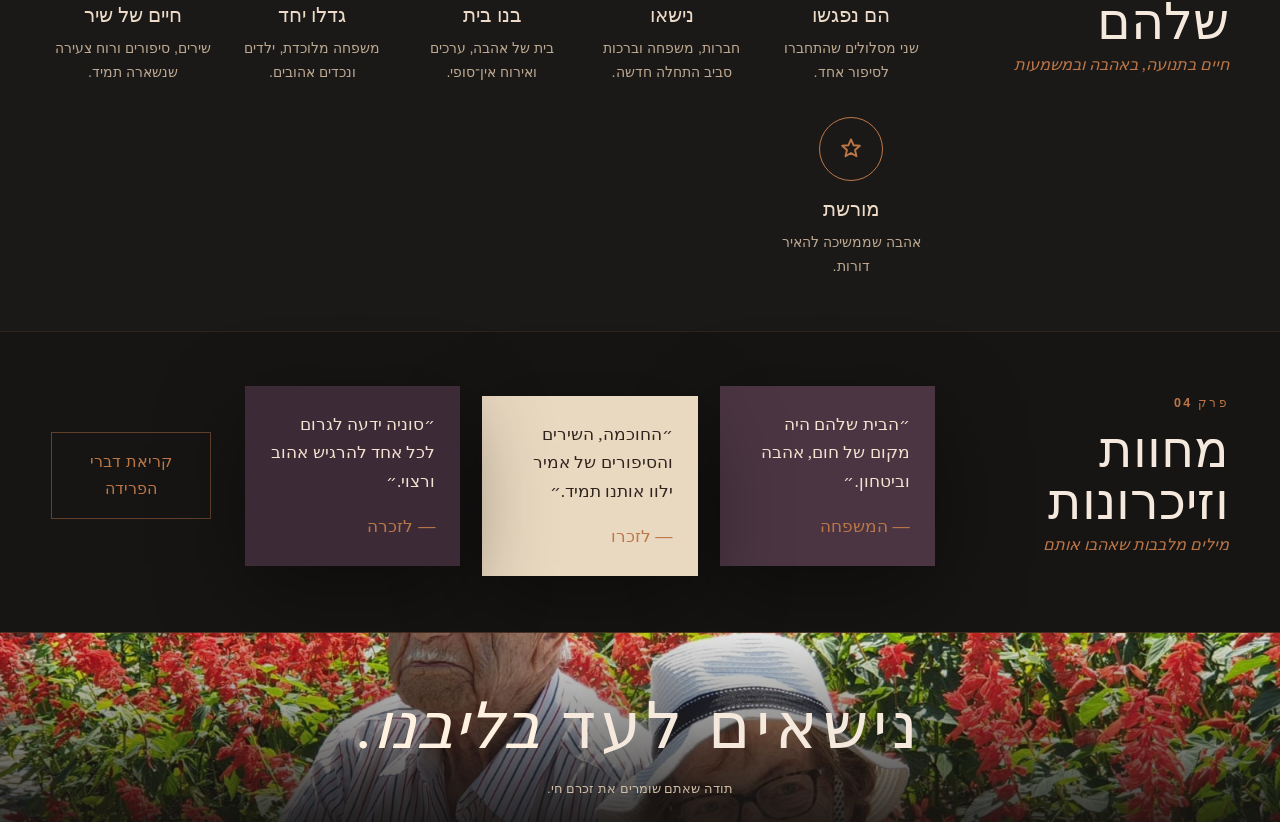
<file: option-3-dark-museum.html>
<!doctype html>
<html lang="he" dir="rtl">
<head>
  <meta charset="utf-8" />
  <meta name="viewport" content="width=device-width, initial-scale=1" />
  <title>סוניה ואמיר פלוט | מוזיאון זיכרון כהה</title>
  <meta name="description" content="עמוד זיכרון כהה, עמוק ומוזיאלי לסוניה ואמיר פלוט." />
  <link rel="icon" href="data:image/svg+xml,%3Csvg xmlns='http://www.w3.org/2000/svg' viewBox='0 0 64 64'%3E%3Crect width='64' height='64' rx='32' fill='%23f6efe4'/%3E%3Ctext x='32' y='39' text-anchor='middle' font-size='24' fill='%23b98a45'%3E%D7%A1%D7%90%3C/text%3E%3C/svg%3E">
  <link rel="stylesheet" href="assets/css/styles.css" />
</head>
<body class="memorial-page design-museum">
  <memorial-header variant="museum" active="home"></memorial-header>

  <main id="home">
    <section class="museum-hero">
      <aside class="museum-rail" aria-hidden="true">
        <div class="seal">אהבה<br>שנשארת</div>
        <span></span>
        <p>יחד.<br>אז.<br>תמיד.</p>
      </aside>
      <img src="assets/shared/photo-24.jpg" alt="סוניה ואמיר פלוט" loading="eager" decoding="async" width="1275" height="866">
      <div class="museum-hero-panel">
        <p class="eyebrow">לזכרם האהוב</p>
        <h1>סוניה <em>ואמיר</em></h1>
        <p class="life-dates">אהבה, משפחה ומורשת שנשארת</p>
        <p>שני אנשים, אהבה אחת יוצאת דופן. הם בנו חיים של חסד, צחוק, שקט פנימי ונתינה — והסיפור שלהם ממשיך בלב כל מי שהכיר אותם.</p>
        <div class="button-row">
          <a class="copper-button" href="#about">לסיפור שלהם</a>
          <a class="ghost-button" href="#guestbook">שיתוף זיכרון <svg class="ui-icon" viewBox="0 0 24 24" fill="none" aria-hidden="true"><path d="M12 20.5s-7.2-4.35-9.4-8.85C1.15 8.7 2.75 5.5 5.85 5.1c1.75-.22 3.35.62 4.25 2.02.9-1.4 2.5-2.24 4.25-2.02 3.1.4 4.7 3.6 3.25 6.55C19.2 16.15 12 20.5 12 20.5Z" stroke="currentColor" stroke-width="1.75" stroke-linejoin="round"/></svg></a>
        </div>
      </div>
      <p class="hand-note">לא נעלמו,<br>רק מעבר למבט.<br>תמיד בלב.</p>
    </section>

    <section id="about" class="museum-about">
      <div class="museum-quote">
        <p class="eyebrow">אהבה שהשאירה חותם</p>
        <blockquote>״הדבר הטוב ביותר להיאחז בו בחיים הוא זה בזה.״</blockquote>
      </div>
      <article class="parchment-panel">
        <p class="eyebrow">אודותיהם</p>
        <h2>שותפים לחיים. חברים קרובים. בית אחד.</h2>
        <p>סוניה הביאה איתה חום, רוך ונתינה. אמיר הביא סקרנות, ערכים, שירים וסיפורים. יחד הם יצרו בית שהיה מלא באהבה, משפחה, אירוח, הומור ותחושת שייכות.</p>
      </article>
    </section>

    <section id="memories" class="fragment-gallery" data-gallery>
      <div class="chapter-heading">
        <p class="eyebrow">פרק 02</p>
        <h2>רגעים ושברים של אור</h2>
        <span>מבט אל אלבום הזיכרונות</span>
      </div>
      <a class="view-all" href="#">לכל הזיכרונות <svg class="link-icon" viewBox="0 0 24 24" fill="none" aria-hidden="true"><path d="M15 18L9 12L15 6" stroke="currentColor" stroke-width="2" stroke-linecap="round" stroke-linejoin="round"/></svg></a>
      <button class="gallery-arrow prev" data-gallery-prev aria-label="תמונות קודמות"></button>
      <div class="gallery-window">
        <div class="gallery-track collage-track" data-gallery-track>
          <img src="assets/shared/photo-14.jpg" alt="חתונה"  loading="lazy" decoding="async" width="1134" height="2016">
          <img src="assets/shared/photo-10.jpg" alt="טיול זוגי"  loading="lazy" decoding="async" width="1600" height="777">
          <img src="assets/shared/photo-13.jpg" alt="יום הולדת"  loading="lazy" decoding="async" width="1528" height="1528">
          <img src="assets/shared/photo-11.jpg" alt="משפחה"  loading="lazy" decoding="async" width="1600" height="1200">
          <img src="assets/shared/photo-16.jpg" alt="טיול משפחתי"  loading="lazy" decoding="async" width="1600" height="900">
          <img src="assets/shared/photo-18.jpg" alt="תמונה מהעבר"  loading="lazy" decoding="async" width="962" height="698">
          <img src="assets/shared/photo-19.jpg" alt="דיוקן משפחתי"  loading="lazy" decoding="async" width="1974" height="1368">
        </div>
      </div>
      <button class="gallery-arrow next" data-gallery-next aria-label="תמונות הבאות"></button>
    </section>

    <section id="journey" class="museum-journey">
      <div class="chapter-heading side-title">
        <p class="eyebrow">פרק 03</p>
        <h2>המסע שלהם</h2>
        <span>חיים בתנועה, באהבה ובמשמעות</span>
      </div>
      <ol class="journey-path">
        <li><span><svg class="ui-icon" viewBox="0 0 24 24" fill="none" aria-hidden="true"><path d="M12 20.5s-7.2-4.35-9.4-8.85C1.15 8.7 2.75 5.5 5.85 5.1c1.75-.22 3.35.62 4.25 2.02.9-1.4 2.5-2.24 4.25-2.02 3.1.4 4.7 3.6 3.25 6.55C19.2 16.15 12 20.5 12 20.5Z" stroke="currentColor" stroke-width="1.75" stroke-linejoin="round"/></svg></span><strong>הם נפגשו</strong><p>שני מסלולים שהתחברו לסיפור אחד.</p></li>
        <li><span><svg class="ui-icon" viewBox="0 0 24 24" fill="none" aria-hidden="true"><path d="M10.2 8.6A4.9 4.9 0 1 0 17 15.4 4.9 4.9 0 0 0 10.2 8.6Z" stroke="currentColor" stroke-width="1.7"/><path d="M7 9.2a4.9 4.9 0 1 0 6.8 6.8" stroke="currentColor" stroke-width="1.7" stroke-linecap="round"/><path d="m11.2 5 1.25-1.6 1.25 1.6-1.25 1.35L11.2 5Z" stroke="currentColor" stroke-width="1.35" stroke-linejoin="round"/></svg></span><strong>נישאו</strong><p>חברות, משפחה וברכות סביב התחלה חדשה.</p></li>
        <li><span><svg class="ui-icon" viewBox="0 0 24 24" fill="none" aria-hidden="true"><path d="M4 11.2 12 4l8 7.2v8.3a1 1 0 0 1-1 1h-4.2v-5.6H9.2v5.6H5a1 1 0 0 1-1-1v-8.3Z" stroke="currentColor" stroke-width="1.75" stroke-linecap="round" stroke-linejoin="round"/></svg></span><strong>בנו בית</strong><p>בית של אהבה, ערכים ואירוח אין־סופי.</p></li>
        <li><span><svg class="ui-icon" viewBox="0 0 24 24" fill="none" aria-hidden="true"><path d="M8 10a3 3 0 1 0 0-6 3 3 0 0 0 0 6Zm8 0a3 3 0 1 0 0-6 3 3 0 0 0 0 6ZM3.8 20v-2.1A4.9 4.9 0 0 1 8.7 13h.6a4.9 4.9 0 0 1 4.9 4.9V20M13.3 13.55A4.8 4.8 0 0 1 16 13h.4a4.8 4.8 0 0 1 4.8 4.8V20" stroke="currentColor" stroke-width="1.65" stroke-linecap="round" stroke-linejoin="round"/></svg></span><strong>גדלו יחד</strong><p>משפחה מלוכדת, ילדים ונכדים אהובים.</p></li>
        <li><span><svg class="ui-icon" viewBox="0 0 24 24" fill="none" aria-hidden="true"><path d="M9 18.2a2.4 2.4 0 1 1-1.2-2.08V5.6l9-1.8v10.6a2.4 2.4 0 1 1-1.2-2.08V7.6L9 8.92v9.28Z" stroke="currentColor" stroke-width="1.65" stroke-linecap="round" stroke-linejoin="round"/></svg></span><strong>חיים של שיר</strong><p>שירים, סיפורים ורוח צעירה שנשארה תמיד.</p></li>
        <li><span><svg class="ui-icon" viewBox="0 0 24 24" fill="none" aria-hidden="true"><path d="m12 3.7 2.15 5.05 5.45.48-4.13 3.6 1.23 5.34L12 15.42l-4.7 2.75 1.23-5.34-4.13-3.6 5.45-.48L12 3.7Z" stroke="currentColor" stroke-width="1.6" stroke-linejoin="round"/></svg></span><strong>מורשת</strong><p>אהבה שממשיכה להאיר דורות.</p></li>
      </ol>
    </section>

    <section id="tributes" class="museum-tributes">
      <div class="chapter-heading side-title">
        <p class="eyebrow">פרק 04</p>
        <h2>מחוות וזיכרונות</h2>
        <span>מילים מלבבות שאהבו אותם</span>
      </div>
      <div class="note-cards">
        <blockquote>״הבית שלהם היה מקום של חום, אהבה וביטחון.״<cite>— המשפחה</cite></blockquote>
        <blockquote>״החוכמה, השירים והסיפורים של אמיר ילוו אותנו תמיד.״<cite>— לזכרו</cite></blockquote>
        <blockquote>״סוניה ידעה לגרום לכל אחד להרגיש אהוב ורצוי.״<cite>— לזכרה</cite></blockquote>
      </div>
      <a id="guestbook" class="share-memory" href="assets/docs/farewell-amir.pdf" target="_blank" rel="noopener">קריאת דברי הפרידה</a>
    </section>

    <footer class="museum-footer">
      <p>נישאים לעד <em>בליבנו.</em></p>
      <small>תודה שאתם שומרים את זכרם חי.</small>
    </footer>
  </main>
  <script src="assets/js/main.js"></script>
</body>
</html>
</file>
<file: assets/css/styles.css>
:root {
  --serif: 'Noto Serif Hebrew', 'Times New Roman', Georgia, serif;
  --sans: 'Segoe UI', Arial, 'Noto Sans Hebrew', sans-serif;
  --ivory: #fbf6ec;
  --paper: #f4ecdf;
  --paper-2: #eadbc6;
  --ink: #27221d;
  --muted: #70655b;
  --gold: #b98a45;
  --copper: #bd7747;
  --bronze: #a8663e;
  --deep: #141211;
  --deep-2: #1d1a18;
  --plum: #342632;
  --aubergine: #45313d;
  --line: rgba(185, 138, 69, .28);
  --shadow: 0 26px 80px rgba(83, 58, 33, .16);
  --dark-shadow: 0 28px 90px rgba(0,0,0,.44);
}

* { box-sizing: border-box; }
html { scroll-behavior: smooth; direction: rtl; }
body {
  margin: 0;
  font-family: var(--sans);
  color: var(--ink);
  background: var(--ivory);
  line-height: 1.65;
  text-rendering: optimizeLegibility;
}
img { max-width: 100%; display: block; }
.ui-icon, .link-icon { inline-size: 1.2em; block-size: 1.2em; display: inline-block; vertical-align: -0.18em; }
.flourish-icon { inline-size: min(120px, 40vw); block-size: auto; display: inline-block; }
a { color: inherit; text-decoration: none; }
button, input, textarea { font: inherit; }
::selection { background: rgba(185, 138, 69, .28); }

.linen {
  background:
    radial-gradient(circle at 14% 20%, rgba(185,138,69,.12), transparent 30%),
    radial-gradient(circle at 85% 18%, rgba(226,210,188,.45), transparent 22%),
    repeating-linear-gradient(0deg, rgba(122,91,55,.025), rgba(122,91,55,.025) 1px, transparent 1px, transparent 4px),
    repeating-linear-gradient(90deg, rgba(122,91,55,.018), rgba(122,91,55,.018) 1px, transparent 1px, transparent 5px),
    var(--ivory);
}
.paper-grain {
  background:
    radial-gradient(circle at 10% 15%, rgba(170,130,61,.12), transparent 27%),
    radial-gradient(circle at 80% 10%, rgba(60,45,30,.055), transparent 30%),
    repeating-linear-gradient(90deg, rgba(60,48,35,.023), rgba(60,48,35,.023) 1px, transparent 1px, transparent 5px),
    #fbf8f1;
}
.section-wrap { width: min(1180px, calc(100% - 44px)); margin-inline: auto; }
.centered { text-align: center; }
.eyebrow {
  margin: 0 0 .7rem;
  color: var(--gold);
  font-weight: 800;
  font-size: .78rem;
  letter-spacing: .18em;
  text-transform: uppercase;
}
.section-heading h2,
.chapter-heading h2 {
  font-family: var(--serif);
  font-weight: 500;
  line-height: 1;
  margin: 0;
}
.life-dates { color: var(--muted); font-weight: 600; letter-spacing: .02em; }
.life-dates span { color: var(--gold); margin-inline: .5rem; }
.thin-rule, .title-rule { width: 92px; height: 1px; background: var(--gold); margin: 24px 0; opacity: .85; }
.outline-button,
.copper-button,
.ghost-button,
.document-links a,
.candle-button {
  display: inline-flex;
  align-items: center;
  justify-content: center;
  min-height: 44px;
  border: 1px solid currentColor;
  padding: .76rem 1.35rem;
  font-weight: 800;
  font-size: .82rem;
  letter-spacing: .05em;
  transition: transform .18s ease, background .18s ease, border-color .18s ease, color .18s ease;
  cursor: pointer;
}
.outline-button:hover,
.copper-button:hover,
.ghost-button:hover,
.document-links a:hover,
.candle-button:hover { transform: translateY(-2px); }
.text-link { color: var(--gold); font-weight: 800; font-size: .92rem; letter-spacing: .02em; }
.desktop-only { display: inline-flex; }

/* Index */
.index-page {
  min-height: 100vh;
  display: grid;
  place-items: center;
  background:
    radial-gradient(circle at 12% 20%, rgba(185,145,77,.18), transparent 26%),
    radial-gradient(circle at 86% 82%, rgba(83,55,33,.12), transparent 30%),
    #f7f0e6;
}
.option-index { width: min(1120px, calc(100% - 36px)); padding: 60px 0; }
.index-kicker { margin: 0 0 .6rem; color: var(--gold); font-weight: 800; letter-spacing: .14em; }
.option-index h1 { font-family: var(--serif); font-size: clamp(3.4rem, 8vw, 7rem); line-height: .9; margin: 0 0 1.2rem; letter-spacing: -.04em; font-weight: 500; }
.index-intro { max-width: 780px; color: #62574c; font-size: 1.12rem; }
.option-grid { display: grid; grid-template-columns: repeat(3, 1fr); gap: 18px; margin-top: 42px; }
.option-card {
  min-height: 360px;
  border: 1px solid rgba(68,49,32,.12);
  padding: 28px;
  display: flex;
  flex-direction: column;
  justify-content: flex-end;
  position: relative;
  overflow: hidden;
  box-shadow: var(--shadow);
}
.option-card::before { content: ''; position: absolute; inset: 0; opacity: .93; transition: transform .3s ease; }
.option-card:hover::before { transform: scale(1.04); }
.option-card > * { position: relative; z-index: 1; }
.option-card span { color: var(--gold); letter-spacing: .12em; font-size: .82rem; font-weight: 800; }
.option-card h2 { font-family: var(--serif); font-size: 2.35rem; line-height: 1; margin: .8rem 0; font-weight: 500; }
.option-card p { max-width: 310px; margin: 0; color: #655c52; }
.classic-card::before { background: linear-gradient(180deg, rgba(255,255,255,.25), rgba(248,241,230,.96)), url('../shared/photo-24.jpg') center/cover; }
.gallery-card::before { background: linear-gradient(135deg, rgba(251,248,241,.94), rgba(224,210,190,.86)), url('../shared/photo-14.jpg') center/cover; }
.museum-card { color: #f7ead9; background: #171514; }
.museum-card::before { background: linear-gradient(180deg, rgba(12,10,9,.08), rgba(12,10,9,.92)), url('../shared/photo-24.jpg') center/cover; }
.museum-card p { color: #d3bca2; }
.index-note { margin-top: 34px; padding: 24px; background: rgba(255,255,255,.38); border: 1px solid rgba(185,138,69,.2); }
.index-note h2 { font-family: var(--serif); margin: 0 0 .35rem; font-size: 1.7rem; font-weight: 500; }
.index-note p { margin: 0; color: var(--muted); }
code { direction: ltr; unicode-bidi: embed; background: rgba(255,255,255,.6); border: 1px solid rgba(0,0,0,.06); padding: .08rem .35rem; border-radius: 6px; }

/* Shared header */
.site-header {
  position: sticky;
  top: 0;
  z-index: 20;
  min-height: 72px;
  padding: 0 36px;
  display: flex;
  align-items: center;
  gap: 26px;
  border-bottom: 1px solid rgba(185,145,77,.18);
  backdrop-filter: blur(14px);
}
.brand { font-family: var(--serif); color: var(--gold); font-weight: 700; white-space: nowrap; }
.monogram {
  width: 52px;
  height: 52px;
  border: 1px solid var(--gold);
  border-radius: 999px;
  display: grid;
  place-items: center;
  line-height: .85;
  font-size: .92rem;
  letter-spacing: .04em;
}
.site-nav { margin-inline-start: auto; display: flex; align-items: center; gap: clamp(16px, 3vw, 40px); }
.site-nav a { font-size: .86rem; letter-spacing: .02em; font-weight: 800; color: #514941; }
.site-nav a.active,
.site-nav a:hover { color: var(--gold); }
.nav-toggle { display: none; margin-inline-start: auto; border: 1px solid var(--line); background: transparent; color: inherit; padding: .55rem .8rem; letter-spacing: .05em; }

/* Option 1 — classic printed memorial book */
.design-classic { --gold: #b98a45; --muted: #6d6258; --deep: #25231f; background: var(--ivory); }
.classic-header { background: rgba(251,248,241,.87); justify-content: center; }
.classic-header .brand { position: absolute; inset-inline-start: 36px; }
.classic-header .site-nav { margin: 0; }
.classic-hero {
  min-height: 575px;
  display: grid;
  grid-template-columns: 1.05fr .95fr;
  align-items: center;
  border-bottom: 1px solid rgba(185,145,77,.16);
  position: relative;
  overflow: hidden;
}
.classic-hero::before,
.classic-hero::after {
  content: '✿';
  position: absolute;
  color: rgba(185,145,77,.15);
  font-size: clamp(9rem, 17vw, 19rem);
  line-height: 1;
  z-index: 0;
}
.classic-hero::before { inset-inline-start: -42px; inset-block-end: -24px; transform: rotate(-18deg); }
.classic-hero::after { inset-inline-end: -35px; inset-block-start: 96px; transform: rotate(18deg); }
.classic-hero-image { align-self: end; position: relative; z-index: 1; order: 2; }
.classic-hero-image::after {
  content: '';
  position: absolute;
  inset: 0;
  background: linear-gradient(90deg, rgba(251,246,236,0), rgba(251,246,236,.86));
  pointer-events: none;
}
.classic-hero-image img {
  width: 100%;
  height: 555px;
  object-fit: cover;
  filter: grayscale(.9) sepia(.18) contrast(.95) brightness(1.06);
  mix-blend-mode: multiply;
  object-position: center;
}
.classic-hero-copy { text-align: center; padding: 3rem; position: relative; z-index: 2; order: 1; }
.classic-hero-copy h1 { font-family: var(--serif); font-size: clamp(4.7rem, 8.4vw, 8.5rem); line-height: .88; font-weight: 500; margin: .32rem 0 1.05rem; letter-spacing: -.045em; }
.classic-hero-copy em { color: var(--gold); font-style: italic; }
.classic-hero-copy .title-rule { margin-inline: auto; width: 240px; }
.gold-flourish { color: var(--gold); font-size: 1.45rem; margin-top: 14px; }
.classic-intro { text-align: center; padding: 34px 20px 22px; }
.classic-intro h2 { font-family: var(--serif); font-size: clamp(1.65rem, 3vw, 2.25rem); font-weight: 500; max-width: 820px; margin: 0 auto .5rem; line-height: 1.35; }
.classic-intro p { max-width: 760px; margin: 0 auto; color: var(--muted); font-size: 1.05rem; }
.classic-duo {
  margin-top: 24px;
  display: grid;
  grid-template-columns: 1fr auto 1fr;
  gap: 34px;
  border: 1px solid rgba(185,145,77,.24);
  background: rgba(255,255,255,.36);
  padding: 38px;
  box-shadow: 0 14px 40px rgba(78,59,38,.08);
  position: relative;
}
.classic-duo article { text-align: center; position: relative; }
.classic-duo h3 { font-family: var(--serif); font-size: 2.1rem; margin: 0 0 .55rem; font-weight: 500; }
.classic-duo p { color: #59514a; margin: 0 auto; max-width: 480px; }
.classic-divider { width: 1px; background: linear-gradient(transparent, var(--gold), transparent); min-height: 170px; }
.corner { position: absolute; width: 30px; height: 30px; border-color: var(--gold); opacity: .45; }
.corner-a { inset-block-start: -18px; inset-inline-start: -18px; border-block-start: 1px solid; border-inline-start: 1px solid; }
.corner-b { inset-block-end: -18px; inset-inline-end: -18px; border-block-end: 1px solid; border-inline-end: 1px solid; }
.classic-gallery { position: relative; padding: 58px 42px; }
.classic-gallery h2 { font-size: 2.55rem; margin: 0 0 8px; }
.gallery-window { overflow: hidden; }
.gallery-track { display: flex; gap: 10px; transition: transform .35s ease; direction: ltr; }
.gallery-track img { cursor: zoom-in; background: #ddd; }
.classic-track img { flex: 0 0 calc((100% - 40px) / 5); aspect-ratio: 1.45; object-fit: cover; border: 1px solid rgba(185,145,77,.18); filter: grayscale(.55) sepia(.14); }
.gallery-arrow { position: absolute; top: 55%; transform: translateY(-50%); border: 0; background: transparent; color: var(--gold); font-size: 3rem; cursor: pointer; z-index: 3; line-height: 1; }
.gallery-arrow.prev { inset-inline-start: 0; }
.gallery-arrow.next { inset-inline-end: 0; }
.classic-timeline { padding: 40px 0 58px; }
.classic-timeline h2 { font-size: 2.4rem; margin-top: 0; }
.timeline-row { list-style: none; margin-block: 44px 0; margin-inline: 0; padding-inline-start: 0; display: grid; grid-template-columns: repeat(auto-fit, minmax(min(170px, 100%), 1fr)); gap: 2rem 1.1rem; position: relative; direction: rtl; }
.timeline-row::before { content: ''; position: absolute; inset-block-start: 44px; inset-inline: 4%; height: 1px; background: var(--gold); opacity: .8; }
.timeline-row li { text-align: center; position: relative; padding-block-start: 4px; display: flex; flex-direction: column; align-items: center; }
.timeline-row li span { width: 50px; height: 50px; margin-block: 0 12px; margin-inline: auto; border: 1px solid var(--gold); border-radius: 50%; display: grid; place-items: center; color: var(--gold); background: var(--ivory); }
.timeline-row strong { display: block; font-family: var(--serif); font-size: 1.25rem; font-weight: 500; }
.timeline-row p { font-size: .9rem; color: var(--muted); margin-block: .35rem 0; margin-inline: 0; }
.classic-tributes { padding: 30px 0 64px; }
.quote-grid { display: grid; grid-template-columns: repeat(3, 1fr); gap: 24px; }
.quote-grid blockquote {
  margin: 0;
  padding: 28px;
  background: rgba(255,255,255,.5);
  border: 1px solid rgba(185,145,77,.18);
  font-family: var(--serif);
  font-size: 1.13rem;
  color: #504942;
  box-shadow: 0 16px 40px rgba(67,50,30,.06);
}
.quote-grid cite { display: block; margin-top: 1rem; font-family: var(--sans); font-style: normal; color: var(--muted); font-size: .9rem; }
.memorial-documents { padding: 40px 0 58px; }
.document-links { display: flex; justify-content: center; gap: 16px; flex-wrap: wrap; margin-top: 22px; }
.document-links a { color: var(--gold); background: rgba(255,255,255,.36); }
.classic-footer { text-align: center; padding: 38px 20px 54px; background: rgba(215,197,173,.42); border-top: 1px solid rgba(185,145,77,.16); }
.classic-footer p { font-family: var(--serif); font-size: 2.35rem; margin: 0; }
.classic-footer span { color: var(--gold); font-size: 1.3rem; }

/* Option 2 — modern gallery / art directed cream */
.design-gallery { --gold: #aa823d; --deep: #25211d; --muted: #6f665d; background: #fbf8f1; }
.gallery-header { background: rgba(251,248,241,.9); }
.gallery-header .outline-button { color: var(--gold); margin-inline-start: 16px; }
.gallery-hero {
  min-height: 640px;
  display: grid;
  grid-template-columns: .92fr 1.08fr;
  align-items: center;
  gap: 3vw;
  padding: 54px min(8vw, 92px) 0;
  border-bottom: 1px solid rgba(81,65,42,.09);
  overflow: hidden;
}
.gallery-hero-copy { max-width: 560px; justify-self: end; padding-bottom: 52px; }
.gallery-hero-copy h1 { font-family: var(--serif); font-size: clamp(4.6rem, 8.3vw, 8.2rem); line-height: .88; font-weight: 500; letter-spacing: -.05em; margin: 0 0 .7rem; }
.gallery-hero-copy p:not(.eyebrow):not(.life-dates) { max-width: 440px; color: #51483f; font-size: 1.05rem; }
.gallery-hero-copy .outline-button { color: var(--gold); margin-top: 16px; }
.gallery-hero-photo { margin: 0; position: relative; min-height: 540px; align-self: end; }
.gallery-hero-photo::before { content: ''; position: absolute; inset: -30px 34px 34px -32px; background: #eadbc6; opacity: .55; z-index: 0; }
.gallery-hero-photo::after { content: 'זיכרון / אהבה / משפחה'; position: absolute; inset-inline-end: 20px; inset-block-start: 36px; color: rgba(170,130,61,.35); font-family: var(--serif); writing-mode: vertical-rl; letter-spacing: .06em; }
.gallery-hero-photo img { position: relative; z-index: 1; width: 100%; height: 575px; object-fit: cover; object-position: center; filter: grayscale(.84) sepia(.18) brightness(1.08); mix-blend-mode: multiply; }
.gallery-hero-photo figcaption { position: absolute; z-index: 2; inset-inline-start: 26px; inset-block-end: 18px; color: #8c7d6b; font-size: .85rem; background: rgba(251,248,241,.72); padding: .35rem .6rem; }
.gallery-story { padding: 64px 0; display: grid; grid-template-columns: 270px 1fr 290px; gap: 52px; align-items: center; }
.polaroid-card { margin: 0; padding: 13px 13px 40px; background: #f6efe4; box-shadow: 0 16px 45px rgba(54,42,29,.15); transform: rotate(-1.5deg); }
.polaroid-card img { aspect-ratio: 1; object-fit: cover; filter: grayscale(.55) sepia(.15); }
.polaroid-card figcaption { margin-top: 10px; color: #9b7e52; font-size: .8rem; letter-spacing: .04em; }
.gallery-story h2 { font-family: var(--serif); font-weight: 500; font-size: clamp(2rem, 4vw, 3.1rem); line-height: 1.05; margin: 0 0 1rem; }
.gallery-story article p { color: var(--muted); font-size: 1.05rem; }
.gallery-story blockquote { margin: 0; padding-block: 0; padding-inline: 34px 0; border-inline-start: 1px solid var(--gold); font-family: var(--serif); font-size: 1.45rem; line-height: 1.35; color: #51483f; }
.gallery-story blockquote span { color: var(--gold); display: block; font-size: 4rem; line-height: .5; }
.gallery-band { position: relative; display: grid; grid-template-columns: 240px 1fr; gap: 34px; align-items: center; padding: 32px; background: rgba(226,214,195,.55); border: 1px solid rgba(138,104,57,.12); box-shadow: 0 18px 50px rgba(73,53,33,.08); }
.gallery-band-title h2 { font-family: var(--serif); font-weight: 500; font-size: 2.6rem; line-height: 1.02; margin: 0 0 1.2rem; }
.magazine-track img { flex: 0 0 calc((100% - 30px) / 4); aspect-ratio: 1.35; object-fit: cover; border: 6px solid #fbf8f1; box-shadow: 0 12px 24px rgba(63,49,32,.12); }
.gallery-timeline { margin-top: 64px; padding: 56px 0 70px; }
.gallery-timeline h2 { font-size: 2.75rem; }
.gallery-row li span { background: #fbf8f1; }
.modern-tributes { padding: 66px 0 36px; }
.gallery-footer { text-align: center; padding: 38px 20px; background: #eadbc6; color: #51483f; font-family: var(--serif); font-size: 1.5rem; border-top: 1px solid rgba(170,130,61,.18); }

/* Option 3 — dark museum exhibition */
.design-museum { background: var(--deep); color: #f4e9dc; --gold: #bd7747; --muted: #bfa992; }
.museum-header { background: rgba(18,16,15,.82); border-bottom-color: rgba(189,119,71,.25); color: #f3e6d6; }
.museum-header .brand { color: var(--gold); font-family: var(--sans); letter-spacing: .16em; font-weight: 800; }
.museum-header .site-nav a { color: #d2c2af; }
.museum-header .site-nav a.active,
.museum-header .site-nav a:hover { color: var(--gold); }
.candle-button { color: var(--gold); min-height: 40px; padding: .65rem 1.1rem; }
.museum-hero { min-height: 570px; position: relative; overflow: hidden; display: grid; align-items: center; padding: 70px 8vw 40px; isolation: isolate; }
.museum-hero::before { content: ''; position: absolute; inset: 0; background: radial-gradient(circle at 72% 32%, rgba(189,119,71,.16), transparent 28%), linear-gradient(90deg, rgba(15,13,12,.25), rgba(15,13,12,.9) 82%); z-index: 1; }
.museum-hero img { position: absolute; inset: 0; width: 100%; height: 100%; object-fit: cover; object-position: center 35%; filter: grayscale(.92) sepia(.24) brightness(.78); z-index: 0; }
.museum-rail { position: absolute; inset-inline-end: 0; inset-block: 0; width: 122px; z-index: 3; background: rgba(15,14,13,.74); border-inline-start: 1px solid rgba(189,119,71,.55); display: grid; justify-items: center; align-content: center; gap: 34px; }
.museum-rail .seal { width: 68px; height: 68px; border: 1px solid var(--gold); border-radius: 50%; display: grid; place-items: center; color: var(--gold); font-size: .74rem; line-height: 1.15; text-align: center; transform: rotate(-12deg); }
.museum-rail span { width: 1px; height: 130px; background: var(--gold); opacity: .7; }
.museum-rail p { margin: 0; color: #e7d7c6; font-weight: 800; letter-spacing: .08em; text-align: center; font-size: .85rem; }
.museum-hero-panel { position: relative; z-index: 2; max-width: 560px; margin-inline-start: 90px; background: rgba(24,20,21,.83); padding: 38px; box-shadow: var(--dark-shadow); border: 1px solid rgba(189,119,71,.22); }
.museum-hero-panel h1 { font-family: var(--serif); font-weight: 500; font-size: clamp(4.2rem, 7.4vw, 7.5rem); line-height: .9; margin: 0 0 .8rem; letter-spacing: -.045em; }
.museum-hero-panel em { color: var(--gold); font-style: normal; }
.museum-hero-panel p:not(.eyebrow):not(.life-dates) { color: #d8c8b5; max-width: 410px; }
.button-row { display: flex; gap: 14px; flex-wrap: wrap; margin-top: 24px; }
.copper-button { background: var(--gold); color: #170f0c; border-color: var(--gold); }
.ghost-button { color: #e6d5c0; border-color: rgba(230,213,192,.4); }
.hand-note { position: absolute; z-index: 3; inset-inline-end: 8vw; inset-block-end: 54px; color: var(--gold); font-family: var(--serif); font-size: 1.18rem; font-style: italic; transform: rotate(-4deg); line-height: 1.45; }
.museum-about { display: grid; grid-template-columns: .86fr 1.14fr; min-height: 190px; }
.museum-quote { background: linear-gradient(135deg, #352733, #201b1d); padding: 42px 8vw 42px 5vw; position: relative; }
.museum-quote blockquote { margin: 0; font-family: var(--serif); font-size: 1.65rem; line-height: 1.32; color: #f3e1cb; }
.parchment-panel { background: #efe1cb; color: #2f261f; padding: 42px 5vw; position: relative; }
.parchment-panel::after { content: ''; position: absolute; inset-inline-end: 6vw; inset-block-start: 45px; width: 6rem; height: 6rem; color: rgba(105,83,61,.12); background: currentColor; mask: url("data:image/svg+xml,%3Csvg xmlns='http://www.w3.org/2000/svg' viewBox='0 0 24 24'%3E%3Cpath fill='black' d='M3 5h18v14H3V5Zm2.2 2 6.8 5.1L18.8 7H5.2ZM5 17h14V8.9l-7 5.25-7-5.25V17Z'/%3E%3C/svg%3E") center/contain no-repeat; }
.parchment-panel h2 { font-family: var(--serif); font-weight: 500; font-size: 2.15rem; margin: 0 0 .5rem; }
.parchment-panel p { max-width: 720px; }
.fragment-gallery { position: relative; padding: 54px 4vw 62px; background: #161514; border-top: 1px solid rgba(189,119,71,.18); }
.chapter-heading { display: flex; align-items: end; gap: 22px; margin-bottom: 30px; }
.chapter-heading h2 { font-size: clamp(2.4rem, 4vw, 3.9rem); }
.chapter-heading span { color: var(--gold); font-family: var(--serif); font-style: italic; }
.view-all { position: absolute; inset-inline-end: 5vw; inset-block-start: 72px; color: var(--gold); font-weight: 800; }
.collage-track { align-items: end; padding: 14px 0 12px; }
.collage-track img { flex: 0 0 230px; height: 230px; object-fit: cover; border: 8px solid #d9c7ae; box-shadow: 0 20px 45px rgba(0,0,0,.45); filter: grayscale(.55) sepia(.18); }
.collage-track img:nth-child(1) { height: 260px; transform: rotate(-3deg); }
.collage-track img:nth-child(3) { flex-basis: 320px; height: 245px; }
.collage-track img:nth-child(5) { transform: rotate(2deg); }
.museum-journey { display: grid; grid-template-columns: 260px 1fr; gap: 36px; padding: 52px 4vw; background: #1b1918; border-top: 1px solid rgba(189,119,71,.14); }
.side-title { display: block; margin: 0; }
.side-title h2 { margin: 0 0 .35rem; }
.side-title span { display: block; color: var(--gold); font-family: var(--serif); font-style: italic; }
.journey-path { list-style: none; margin-block: 10px 0; margin-inline: 0; padding-inline-start: 0; display: grid; grid-template-columns: repeat(auto-fit, minmax(min(150px, 100%), 1fr)); gap: 2rem 1rem; position: relative; direction: rtl; }
.journey-path::before { content: ''; position: absolute; inset-block-start: 37px; inset-inline: 4%; height: 2px; background: linear-gradient(90deg, transparent, rgba(189,119,71,.75), transparent); }
.journey-path li { position: relative; text-align: center; display: flex; flex-direction: column; align-items: center; }
.journey-path li span { width: 64px; height: 64px; margin-block: 0 12px; margin-inline: auto; border: 1px solid var(--gold); border-radius: 50%; display: grid; place-items: center; background: #1b1918; color: var(--gold); }
.journey-path strong { display: block; font-family: var(--serif); font-size: 1.25rem; color: #eddbc7; font-weight: 500; }
.journey-path p { color: #bda991; font-size: .9rem; margin-block: .35rem 0; margin-inline: 0; }
.museum-tributes { display: grid; grid-template-columns: 260px 1fr 160px; gap: 34px; align-items: center; padding: 54px 4vw 66px; background: #171514; border-top: 1px solid rgba(189,119,71,.14); }
.note-cards { display: grid; grid-template-columns: repeat(3, 1fr); gap: 22px; }
.note-cards blockquote { margin: 0; min-height: 150px; padding: 25px; background: #4b3543; color: #f3e3d0; font-family: var(--serif); font-size: 1.08rem; box-shadow: var(--dark-shadow); position: relative; }
.note-cards blockquote:nth-child(2) { background: #ead9c1; color: #30241e; transform: translateY(10px); }
.note-cards blockquote:nth-child(3) { background: #3c2b37; }
.note-cards cite { display: block; color: var(--gold); margin-top: 1rem; font-family: var(--sans); font-style: normal; }
.share-memory { color: var(--gold); border: 1px solid rgba(189,119,71,.45); padding: 1rem; text-align: center; font-weight: 800; }
.museum-footer { position: relative; min-height: 190px; display: grid; place-items: center; text-align: center; overflow: hidden; background: linear-gradient(rgba(18,16,15,.1), rgba(18,16,15,.86)), url('../shared/photo-10.jpg') center/cover; border-top: 1px solid rgba(189,119,71,.2); }
.museum-footer p { font-family: var(--serif); font-size: clamp(2.6rem, 5vw, 5rem); margin: 0; letter-spacing: .08em; }
.museum-footer em { color: #fff1df; font-style: italic; letter-spacing: 0; }
.museum-footer small { position: absolute; bottom: 22px; color: #cebca5; }

/* Lightbox */
.lightbox { position: fixed; inset: 0; z-index: 100; display: grid; place-items: center; background: rgba(11,10,9,.84); padding: 24px; opacity: 0; pointer-events: none; transition: opacity .2s ease; }
.lightbox.is-open { opacity: 1; pointer-events: auto; }
.lightbox img { max-width: min(1100px, 92vw); max-height: 86vh; object-fit: contain; box-shadow: 0 30px 100px rgba(0,0,0,.58); }
.lightbox button { position: absolute; inset-block-start: 22px; inset-inline-end: 22px; width: 42px; height: 42px; border: 1px solid rgba(255,255,255,.55); color: #fff; background: rgba(255,255,255,.08); border-radius: 50%; cursor: pointer; display: grid; place-items: center; }

@media (max-width: 980px) {
  .desktop-only { display: none; }
  .site-header { min-height: 66px; padding: 0 18px; }
  .nav-toggle { display: inline-flex; }
  .site-nav { position: absolute; inset-block-start: 66px; inset-inline: 14px; display: none; flex-direction: column; align-items: stretch; gap: 0; padding: 12px; background: rgba(251,246,236,.98); border: 1px solid var(--line); box-shadow: var(--shadow); }
  .museum-header .site-nav { background: rgba(22,19,18,.98); }
  .site-nav.is-open { display: flex; }
  .site-nav a { padding: .8rem; border-bottom: 1px solid rgba(185,145,77,.15); }
  .classic-header .brand { position: static; }
  .classic-header { justify-content: flex-start; }
  .classic-hero, .gallery-hero { grid-template-columns: 1fr; min-height: auto; padding: 34px 22px 0; }
  .classic-hero-image, .classic-hero-copy { order: initial; }
  .classic-hero-image img, .gallery-hero-photo img { height: 390px; }
  .classic-hero-copy { padding: 2rem 1rem; }
  .classic-hero-image::after { background: linear-gradient(0deg, rgba(251,246,236,.92), rgba(251,246,236,0)); }
  .classic-duo, .gallery-story, .gallery-band, .museum-about, .museum-journey, .museum-tributes { grid-template-columns: 1fr; }
  .classic-divider { width: 100%; height: 1px; min-height: 1px; }
  .note-cards, .quote-grid, .option-grid { grid-template-columns: 1fr; }
  .timeline-row, .journey-path { grid-template-columns: repeat(auto-fit, minmax(min(230px, 100%), 1fr)); }
  .timeline-row::before, .journey-path::before { display: none; }
  .classic-track img, .magazine-track img { flex-basis: 78%; }
  .museum-hero { padding: 96px 22px 36px; }
  .museum-rail { width: 86px; opacity: .55; }
  .museum-hero-panel { margin-inline-start: 54px; padding: 28px; }
  .hand-note { display: none; }
  .collage-track img { flex-basis: 74%; }
  .gallery-story blockquote { padding-block-start: 18px; padding-inline: 0; border-inline-start: 0; border-block-start: 1px solid var(--gold); }
  .view-all { position: static; display: inline-block; margin-bottom: 18px; }
  .chapter-heading { display: block; }
  .museum-tributes .share-memory { width: fit-content; }
}

@media (max-width: 620px) {
  .section-wrap { width: min(100% - 28px, 1180px); }
  .classic-hero-copy h1, .gallery-hero-copy h1, .museum-hero-panel h1 { font-size: 4.1rem; }
  .classic-hero-image img, .gallery-hero-photo img { height: 300px; }
  .gallery-hero-photo { min-height: 300px; }
  .museum-hero-panel { margin-inline-start: 28px; }
  .museum-rail { width: 56px; }
  .museum-rail .seal, .museum-rail p { display: none; }
  .museum-rail span { height: 240px; }
  .gallery-arrow { font-size: 2.35rem; }
}

/* Fine tuning: keep the visual composition close to the original reference mockups while preserving Hebrew RTL text. */
@media (min-width: 981px) {
  .gallery-hero-copy { grid-column: 2; grid-row: 1; }
  .gallery-hero-photo { grid-column: 1; grid-row: 1; }
  .gallery-story .polaroid-card { grid-column: 3; grid-row: 1; }
  .gallery-story article { grid-column: 2; grid-row: 1; }
  .gallery-story blockquote { grid-column: 1; grid-row: 1; }
  .gallery-band-title { grid-column: 2; grid-row: 1; }
  .gallery-band > .gallery-window { grid-column: 1; grid-row: 1; }

  .museum-rail { inset-inline-start: auto; inset-inline-end: 0; border-inline-start: 1px solid rgba(189,119,71,.55); border-inline-end: 0; }
  .museum-hero-panel { justify-self: end; margin-inline-start: 0; margin-inline-end: 90px; }
  .hand-note { inset-inline-start: 8vw; inset-inline-end: auto; text-align: start; }
}


/* ------------------------------------------------------------------
   Corrections after live GitHub Pages review
   - no external fonts, so pages stop showing an endless loading state
   - desktop gallery images are hard-sized, so a single image cannot expand
   - option 2 gets a similar editorial layout with a distinct sage/blue palette
   - option 3 hero image is repositioned and panel no longer hides the couple
------------------------------------------------------------------ */
html, body { min-height: 100%; }
body { font-synthesis-weight: none; }

/* More reliable hero composition for option 1: photo left, Hebrew title right */
@media (min-width: 981px) {
  .classic-hero {
    grid-template-columns: 54% 46%;
    grid-template-areas: "photo copy";
    direction: ltr;
    min-height: 540px;
  }
  .classic-hero-image { grid-area: photo; order: initial; align-self: stretch; }
  .classic-hero-copy { grid-area: copy; order: initial; direction: rtl; align-self: center; }
  .classic-hero-image img { height: 540px; object-position: center 42%; }
}

/* Hard limits for all carousel thumbnails. This prevents the huge-image bug. */
.gallery-track { align-items: center; will-change: transform; }
.gallery-track img {
  flex-grow: 0;
  flex-shrink: 0;
  max-width: none !important;
  object-fit: cover;
}
.classic-track img {
  flex-basis: calc((100% - 40px) / 5) !important;
  width: calc((100% - 40px) / 5) !important;
  height: clamp(132px, 12vw, 174px) !important;
  aspect-ratio: auto !important;
}
.magazine-track img {
  flex-basis: calc((100% - 30px) / 4) !important;
  width: calc((100% - 30px) / 4) !important;
  height: clamp(160px, 15vw, 220px) !important;
  aspect-ratio: auto !important;
}
.collage-track img {
  width: clamp(180px, 18vw, 310px) !important;
  height: clamp(190px, 20vw, 330px) !important;
  flex-basis: clamp(180px, 18vw, 310px) !important;
}
.gallery-window { width: 100%; }

/* Option 2 refined palette: same modern editorial structure, different color mood */
.design-gallery {
  --gold: #6d8f88;
  --sage: #dfe9e4;
  --sage-dark: #3f625d;
  --sand: #f6efe4;
  --paper: #f7f2ea;
  --muted: #5f6761;
  --deep: #1f2d2b;
  background: #f7f3ea;
}
.design-gallery .paper-grain {
  background:
    radial-gradient(circle at 12% 16%, rgba(109,143,136,.18), transparent 28%),
    radial-gradient(circle at 82% 14%, rgba(210,177,128,.16), transparent 26%),
    repeating-linear-gradient(90deg, rgba(63,98,93,.024), rgba(63,98,93,.024) 1px, transparent 1px, transparent 5px),
    #f7f3ea;
}
.gallery-header { background: rgba(247,243,234,.93); border-bottom-color: rgba(63,98,93,.18); }
.gallery-header .outline-button,
.design-gallery .outline-button,
.design-gallery .text-link,
.design-gallery .eyebrow { color: var(--sage-dark); }
.gallery-hero-photo::before { background: var(--sage); opacity: .72; }
.gallery-hero-photo::after { color: rgba(63,98,93,.32); }
.polaroid-card { background: #f9f5ee; box-shadow: 0 18px 52px rgba(33,54,50,.14); }
.gallery-story blockquote { border-inline-start-color: var(--sage-dark); color: #30433f; }
.gallery-band { background: linear-gradient(135deg, rgba(223,233,228,.82), rgba(246,239,228,.8)); border-color: rgba(63,98,93,.16); }
.gallery-footer { background: #dfe9e4; color: #2f4642; }

/* Dedicated full gallery page for option 2 */
.gallery-page-shell { background: #f7f3ea; color: #243330; }
.gallery-page-hero { padding: 76px 0 44px; text-align: center; border-bottom: 1px solid rgba(63,98,93,.14); }
.gallery-page-hero h1 { font-family: var(--serif); font-weight: 500; font-size: clamp(3.2rem, 7vw, 6.2rem); line-height: .95; margin: 0 0 .8rem; }
.gallery-page-hero p { margin: 0 auto; max-width: 720px; color: #5d6862; font-size: 1.08rem; }
.full-gallery-grid {
  width: min(1280px, calc(100% - 42px));
  margin: 42px auto 76px;
  display: grid;
  grid-template-columns: repeat(4, 1fr);
  grid-auto-rows: 190px;
  gap: 16px;
}
.full-gallery-grid figure {
  margin: 0;
  position: relative;
  overflow: hidden;
  background: #dfe9e4;
  border: 9px solid #fbf8f1;
  box-shadow: 0 16px 42px rgba(32,52,48,.12);
}
.full-gallery-grid figure:nth-child(3n) { grid-row: span 2; }
.full-gallery-grid figure:nth-child(5n) { grid-column: span 2; }
.full-gallery-grid img { width: 100%; height: 100%; object-fit: cover; filter: sepia(.05) contrast(.97); cursor: zoom-in; }
.full-gallery-grid figcaption {
  position: absolute;
  inset-inline: 12px;
  bottom: 12px;
  background: rgba(247,243,234,.86);
  color: #30433f;
  padding: .38rem .58rem;
  font-size: .82rem;
  font-weight: 700;
}
.gallery-page-back { display: inline-flex; margin-top: 24px; color: var(--sage-dark); border: 1px solid rgba(63,98,93,.28); padding: .7rem 1.15rem; font-weight: 800; }

/* Option 3: show the cover photo better and keep the panel away from faces */
.museum-hero { min-height: 650px; padding: 84px 8vw 58px; }
.museum-hero::before {
  background:
    radial-gradient(circle at 52% 34%, rgba(189,119,71,.12), transparent 24%),
    linear-gradient(90deg, rgba(15,13,12,.82) 0%, rgba(15,13,12,.38) 42%, rgba(15,13,12,.74) 100%);
}
.museum-hero img {
  object-position: 43% 44%;
  filter: grayscale(.86) sepia(.24) brightness(.88) contrast(.98);
}
.museum-hero-panel {
  width: min(560px, calc(100vw - 240px));
  margin-inline-start: clamp(130px, 9vw, 190px);
  margin-inline-end: auto;
  justify-self: stretch;
  background: rgba(22,18,18,.78);
}
.hand-note { max-width: 230px; }

@media (max-width: 980px) {
  .classic-track img, .magazine-track img, .collage-track img {
    flex-basis: 78% !important;
    width: 78% !important;
    height: 230px !important;
  }
  .full-gallery-grid { grid-template-columns: repeat(2, 1fr); grid-auto-rows: 170px; }
  .museum-hero { min-height: 620px; }
  .museum-hero-panel { width: min(620px, calc(100vw - 108px)); margin-inline-start: 68px; margin-inline-end: auto; }
  .museum-hero img { object-position: 45% 42%; }
}
@media (max-width: 620px) {
  .classic-track img, .magazine-track img, .collage-track img {
    flex-basis: 86% !important;
    width: 86% !important;
    height: 205px !important;
  }
  .full-gallery-grid { grid-template-columns: 1fr; grid-auto-rows: 230px; }
  .full-gallery-grid figure:nth-child(3n), .full-gallery-grid figure:nth-child(5n) { grid-row: auto; grid-column: auto; }
  .museum-hero-panel { width: min(100%, calc(100vw - 74px)); margin-inline-start: 58px; padding: 24px; }
  .museum-hero img { object-position: 42% 42%; }
}


/* ------------------------------------------------------------------
   RTL reliability pass: logical properties, reusable header output,
   stable timelines, SVG controls, and image aspect containment.
------------------------------------------------------------------ */
.site-header { padding-inline: clamp(18px, 4vw, 48px); }
.site-nav a { text-align: start; }
.candle-button { gap: .45rem; }
.gallery-arrow {
  inline-size: 48px;
  block-size: 48px;
  display: grid;
  place-items: center;
  font-size: 1rem;
  border-radius: 999px;
}
.gallery-arrow:disabled { opacity: .32; cursor: default; transform: translateY(-50%); }
.gallery-arrow .ui-icon { inline-size: 28px; block-size: 28px; }
.gallery-window { contain: layout paint; }
.polaroid-card,
.full-gallery-grid figure { aspect-ratio: var(--media-ratio, 4 / 3); }
.polaroid-card img,
.full-gallery-grid img { block-size: 100%; inline-size: 100%; }
.timeline-row,
.journey-path { padding-inline-start: 0; }
.timeline-row li,
.journey-path li { min-inline-size: 0; }
.timeline-row li span .ui-icon,
.journey-path li span .ui-icon { inline-size: 24px; block-size: 24px; }
.journey-path li span .ui-icon { inline-size: 28px; block-size: 28px; }
.button-row { gap: 14px; flex-wrap: wrap; }
.button-row .ui-icon { margin-inline-start: .35rem; }
@media (min-width: 981px) {
  .timeline-row::before,
  .journey-path::before { pointer-events: none; }
}
@media (max-width: 980px) {
  .site-nav { inset-inline: 14px; }
  .gallery-arrow { inline-size: 42px; block-size: 42px; background: rgba(251,246,236,.84); }
  .design-museum .gallery-arrow { background: rgba(18,16,15,.74); }
}
</file>
